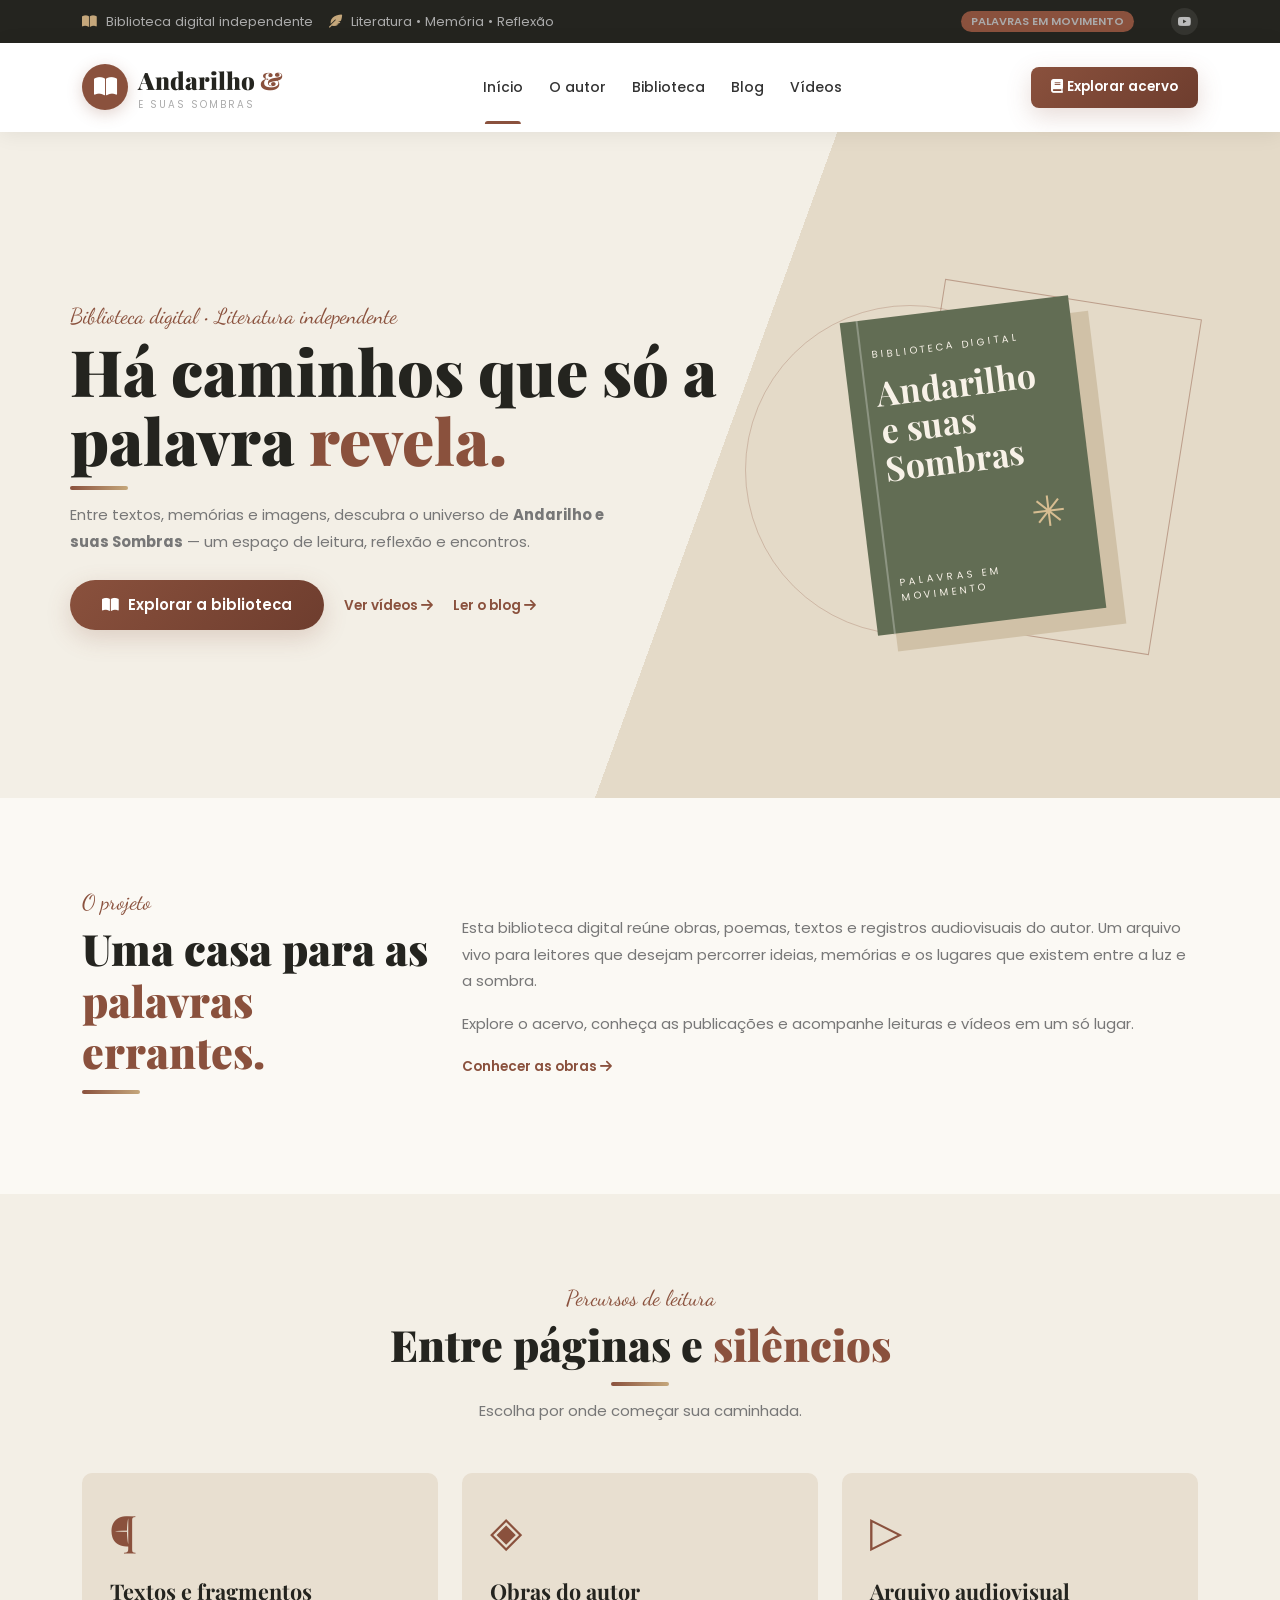
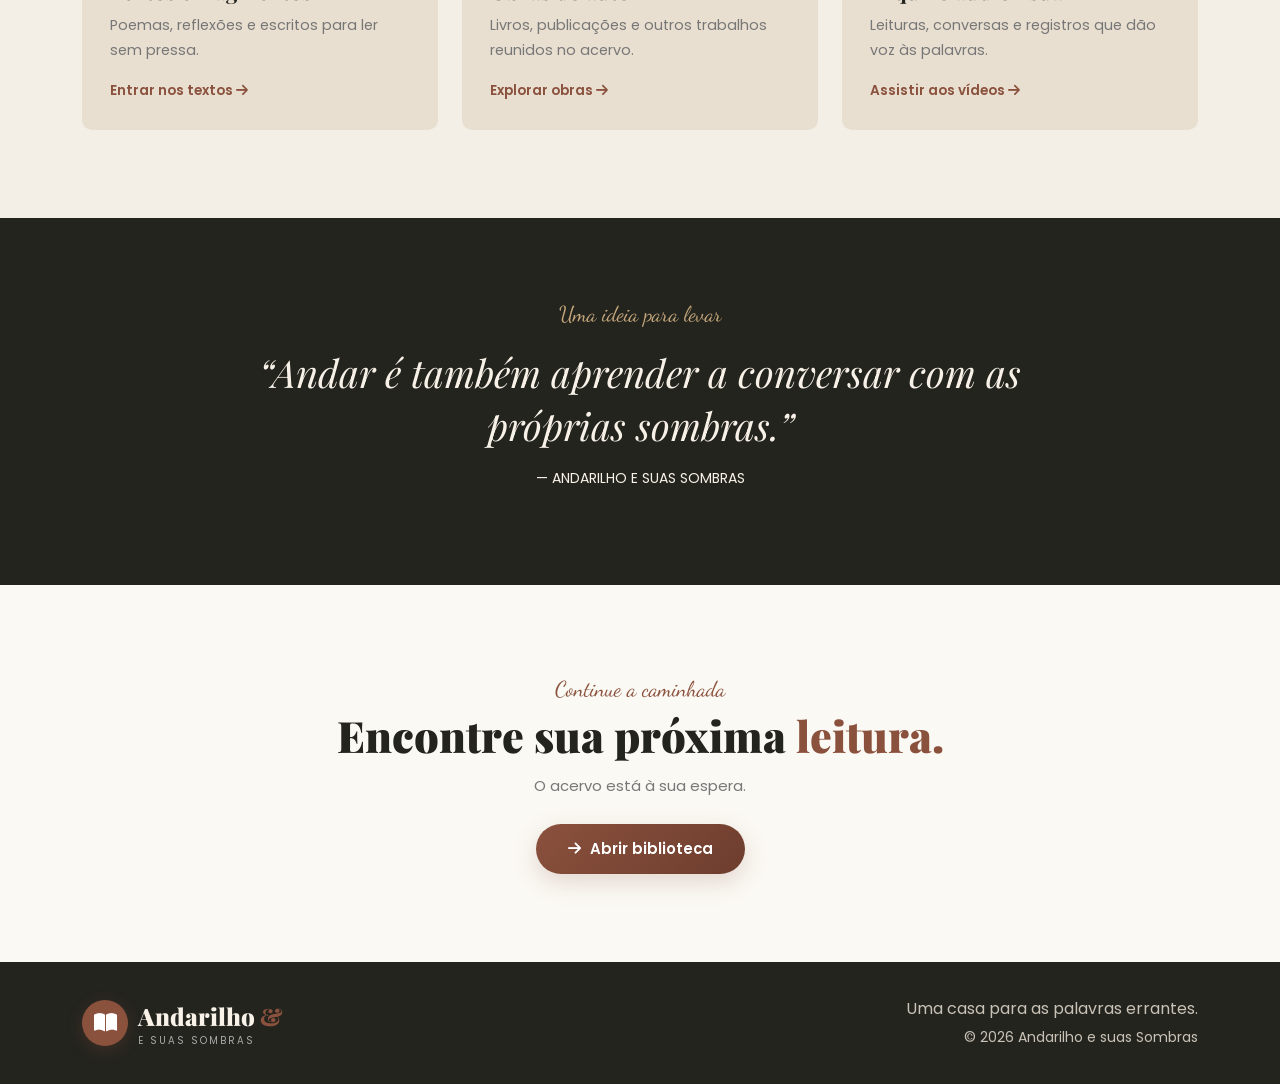
<file: index.html>
<!DOCTYPE html>
<html lang="pt-BR"><head><meta charset="UTF-8"><meta name="viewport" content="width=device-width, initial-scale=1">
<meta name="description" content="Biblioteca digital de Andarilho e suas Sombras: obras, textos e vídeos.">
<title>Início | Andarilho e suas Sombras</title>
<link href="https://fonts.googleapis.com/css2?family=Playfair+Display:wght@400;700;900&family=Poppins:wght@300;400;500;600;700&family=Dancing+Script:wght@700&display=swap" rel="stylesheet">
<link href="css/bootstrap.min.css" rel="stylesheet"><link href="css/aos.css" rel="stylesheet"><link rel="stylesheet" href="css/all.min.css"><link rel="stylesheet" href="css/style.css"><link rel="stylesheet" href="css/library.css">
</head><body>
<div id="topbar"><div class="container"><div class="d-flex justify-content-between align-items-center flex-wrap gap-2">
<div class="top-contact d-flex flex-wrap"><span><i class="fas fa-book-open"></i> Biblioteca digital independente</span><span><i class="fas fa-feather-alt"></i> Literatura • Memória • Reflexão</span></div>
<div class="d-flex align-items-center gap-3"><span class="ttag">Palavras em movimento</span><div class="tsoc"><a href="videos.html" aria-label="Vídeos"><i class="fab fa-youtube"></i></a></div></div>
</div></div></div>
<nav class="navbar navbar-expand-lg" id="nav"><div class="container">
<a class="navbar-brand" href="index.html"><div class="blogo"><div class="bico"><i class="fas fa-book-open"></i></div><div><div class="bname">Andarilho <span>&</span></div><div class="bsub">e suas sombras</div></div></div></a>
<button class="navbar-toggler border-0" type="button" data-bs-toggle="collapse" data-bs-target="#navmenu" aria-label="Abrir menu"><i class="fas fa-bars" style="color:var(--primary);font-size:1.35rem;"></i></button>
<div class="collapse navbar-collapse" id="navmenu"><ul class="navbar-nav mx-auto">
<li class="nav-item"><a class="nav-link active" href="index.html">Início</a></li><li class="nav-item"><a class="nav-link" href="index.html#sobre">O autor</a></li><li class="nav-item"><a class="nav-link " href="obras.html">Biblioteca</a></li><li class="nav-item"><a class="nav-link" href="blog.html">Blog</a></li><li class="nav-item"><a class="nav-link " href="videos.html">Vídeos</a></li>
</ul><div class="d-flex align-items-center gap-1"><a href="obras.html" class="nav-link nav-cta"><i class="fas fa-book me-1"></i>Explorar acervo</a></div></div>
</div></nav><main>
<section id="hero"><div class="container"><div class="row align-items-center gy-4"><div class="col-lg-7 hero-copy" data-aos="fade-up"><span class="slbl">Biblioteca digital • Literatura independente</span><h1 class="stitle">Há caminhos que só a palavra <span>revela.</span></h1><div class="sline lft"></div><p class="sdesc mb-4">Entre textos, memórias e imagens, descubra o universo de <strong>Andarilho e suas Sombras</strong> — um espaço de leitura, reflexão e encontros.</p><a class="btn-red" href="obras.html"><i class="fas fa-book-open"></i> Explorar a biblioteca</a> <a class="text-arrow ms-3" href="videos.html">Ver vídeos <i class="fas fa-arrow-right"></i></a> <a class="text-arrow ms-3" href="blog.html">Ler o blog <i class="fas fa-arrow-right"></i></a></div><div class="col-lg-5 literary-art" data-aos="fade-left"><div class="book-orbit"></div><div class="book-shadow"></div><div class="book-shape"><span class="cover-small">BIBLIOTECA DIGITAL</span><div class="cover-title">Andarilho<br>e suas<br>Sombras</div><div class="cover-mark">✳</div><span class="cover-small">PALAVRAS EM MOVIMENTO</span></div></div></div></div></section>
<section id="sobre"><div class="container"><div class="row align-items-center gy-4"><div class="col-lg-4"><span class="slbl">O projeto</span><h2 class="stitle">Uma casa para as <span>palavras errantes.</span></h2><div class="sline lft"></div></div><div class="col-lg-8"><p class="sdesc">Esta biblioteca digital reúne obras, poemas, textos e registros audiovisuais do autor. Um arquivo vivo para leitores que desejam percorrer ideias, memórias e os lugares que existem entre a luz e a sombra.</p><p class="sdesc">Explore o acervo, conheça as publicações e acompanhe leituras e vídeos em um só lugar.</p><a href="obras.html" class="text-arrow">Conhecer as obras <i class="fas fa-arrow-right"></i></a></div></div></div></section>
<section style="background:#f3efe6"><div class="container"><div class="text-center mb-5"><span class="slbl">Percursos de leitura</span><h2 class="stitle">Entre páginas e <span>silêncios</span></h2><div class="sline"></div><p class="sdesc">Escolha por onde começar sua caminhada.</p></div><div class="row g-4"><div class="col-md-4"><article class="feature-tile"><div class="tile-icon">¶</div><h3>Textos e fragmentos</h3><p>Poemas, reflexões e escritos para ler sem pressa.</p><a class="text-arrow" href="obras.html#textos">Entrar nos textos <i class="fas fa-arrow-right"></i></a></article></div><div class="col-md-4"><article class="feature-tile"><div class="tile-icon">◈</div><h3>Obras do autor</h3><p>Livros, publicações e outros trabalhos reunidos no acervo.</p><a class="text-arrow" href="obras.html#obras">Explorar obras <i class="fas fa-arrow-right"></i></a></article></div><div class="col-md-4"><article class="feature-tile"><div class="tile-icon">▷</div><h3>Arquivo audiovisual</h3><p>Leituras, conversas e registros que dão voz às palavras.</p><a class="text-arrow" href="videos.html">Assistir aos vídeos <i class="fas fa-arrow-right"></i></a></article></div></div></div></section>
<section class="quote-section"><div class="container"><span class="slbl">Uma ideia para levar</span><blockquote>“Andar é também aprender a conversar com as próprias sombras.”</blockquote><p class="small">— ANDARILHO E SUAS SOMBRAS</p></div></section>
<section><div class="container text-center"><span class="slbl">Continue a caminhada</span><h2 class="stitle">Encontre sua próxima <span>leitura.</span></h2><p class="sdesc mb-4">O acervo está à sua espera.</p><a href="obras.html" class="btn-red"><i class="fas fa-arrow-right"></i> Abrir biblioteca</a></div></section>
</main><footer><div class="container"><div class="row align-items-center gy-3"><div class="col-md-6"><div class="blogo"><div class="bico"><i class="fas fa-book-open"></i></div><div><div class="bname">Andarilho <span>&</span></div><div class="bsub">e suas sombras</div></div></div></div><div class="col-md-6 text-md-end"><p class="mb-1">Uma casa para as palavras errantes.</p><small>© <span class="year"></span> Andarilho e suas Sombras</small></div></div></div></footer>
<script src="js/bootstrap.bundle.min.js"></script><script src="js/aos.js"></script><script>if(window.AOS)AOS.init({duration:700,once:true});document.querySelectorAll('.year').forEach(e=>e.textContent=new Date().getFullYear());</script>
</body></html>
</file>
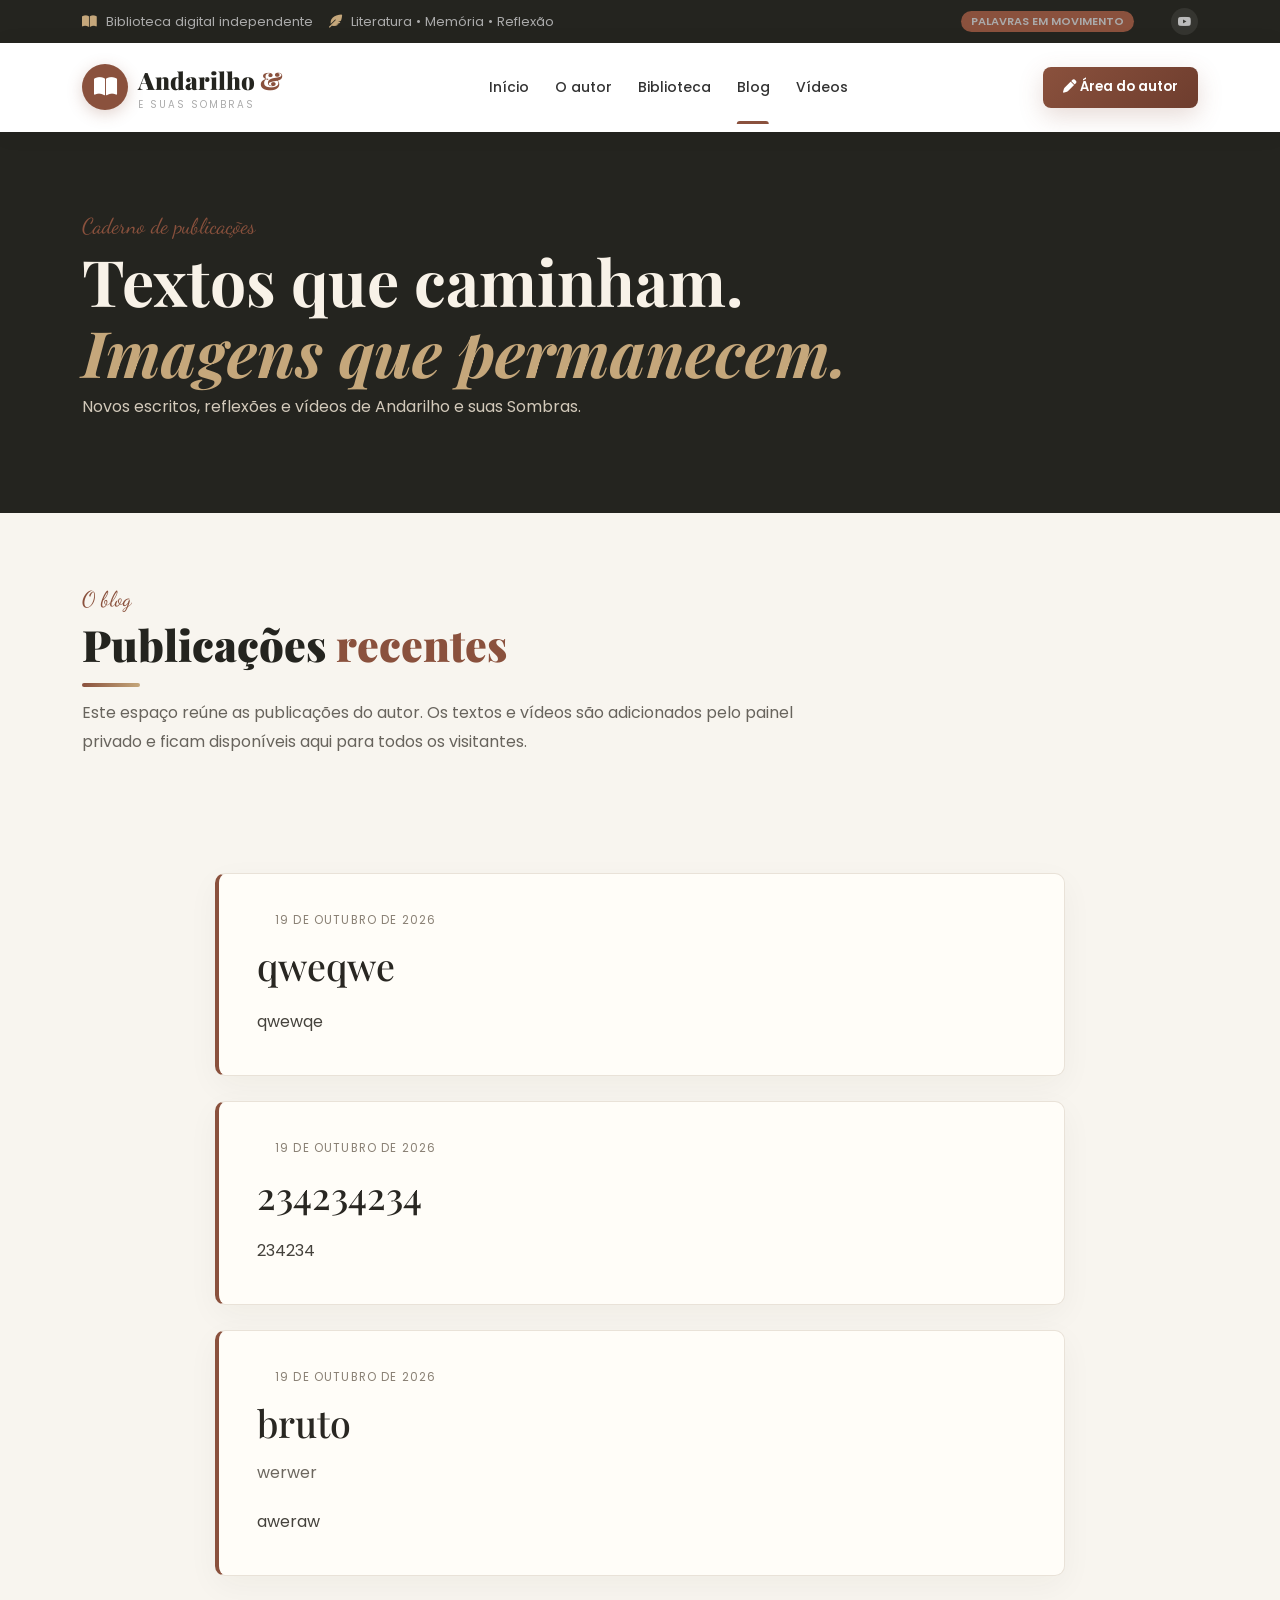
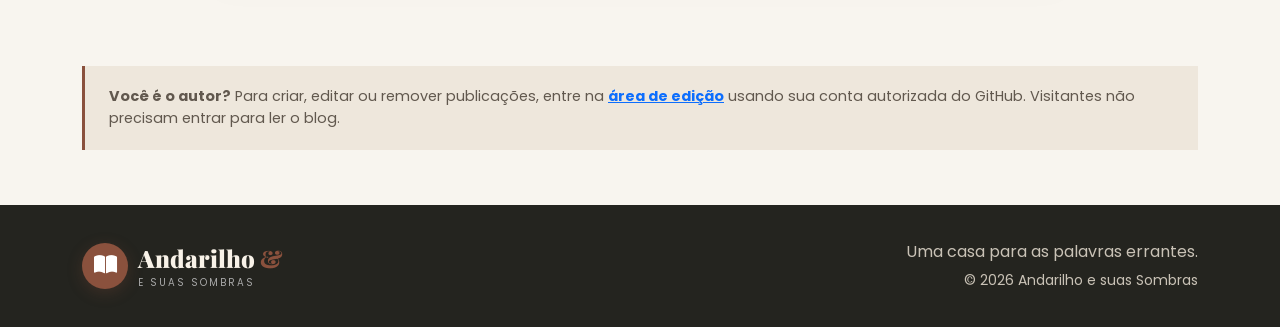
<file: blog.html>
<!DOCTYPE html>
<html lang="pt-BR"><head><meta charset="UTF-8"><meta name="viewport" content="width=device-width, initial-scale=1">
<meta name="description" content="Textos e vídeos publicados por Andarilho e suas Sombras.">
<title>Blog | Andarilho e suas Sombras</title>
<link href="https://fonts.googleapis.com/css2?family=Playfair+Display:wght@400;700;900&family=Poppins:wght@300;400;500;600;700&family=Dancing+Script:wght@700&display=swap" rel="stylesheet">
<link href="css/bootstrap.min.css" rel="stylesheet"><link href="css/aos.css" rel="stylesheet"><link rel="stylesheet" href="css/all.min.css"><link rel="stylesheet" href="css/style.css"><link rel="stylesheet" href="css/library.css"><link rel="stylesheet" href="css/blog.css">
</head><body data-blog-mode="reflexoes"> <!-- ISSO FAZ APARECER OS POSTS DE REFLEXOES. -->
<div id="topbar"><div class="container"><div class="d-flex justify-content-between align-items-center flex-wrap gap-2"><div class="top-contact d-flex flex-wrap"><span><i class="fas fa-book-open"></i> Biblioteca digital independente</span><span><i class="fas fa-feather-alt"></i> Literatura • Memória • Reflexão</span></div><div class="d-flex align-items-center gap-3"><span class="ttag">Palavras em movimento</span><div class="tsoc"><a href="videos.html" aria-label="Vídeos"><i class="fab fa-youtube"></i></a></div></div></div></div></div>
<nav class="navbar navbar-expand-lg" id="nav"><div class="container"><a class="navbar-brand" href="index.html"><div class="blogo"><div class="bico"><i class="fas fa-book-open"></i></div><div><div class="bname">Andarilho <span>&</span></div><div class="bsub">e suas sombras</div></div></div></a><button class="navbar-toggler border-0" type="button" data-bs-toggle="collapse" data-bs-target="#navmenu" aria-label="Abrir menu"><i class="fas fa-bars" style="color:var(--primary);font-size:1.35rem;"></i></button><div class="collapse navbar-collapse" id="navmenu"><ul class="navbar-nav mx-auto"><li class="nav-item"><a class="nav-link" href="index.html">Início</a></li><li class="nav-item"><a class="nav-link" href="index.html#sobre">O autor</a></li><li class="nav-item"><a class="nav-link" href="obras.html">Biblioteca</a></li><li class="nav-item"><a class="nav-link active" href="blog.html">Blog</a></li><li class="nav-item"><a class="nav-link" href="videos.html">Vídeos</a></li></ul><div class="d-flex align-items-center gap-1"><a href="https://app.pagescms.org/" class="nav-link nav-cta" target="_blank" rel="noopener"><i class="fas fa-pen me-1"></i>Área do autor</a></div></div></div></nav>
<main><section class="page-banner"><div class="container"><span class="slbl">Caderno de publicações</span><h1>Textos que caminham.<br><span>Imagens que permanecem.</span></h1><p>Novos escritos, reflexões e vídeos de Andarilho e suas Sombras.</p></div></section>

  <section class="blog-intro"><div class="container"><span class="slbl">O blog</span><h2 class="stitle">Publicações <span>recentes</span></h2><div class="sline lft"></div><p class="blog-lead">Este espaço reúne as publicações do autor. Os textos e vídeos são adicionados pelo painel privado e ficam disponíveis aqui para todos os visitantes.</p></div></section>
<!-- ISSO FAZ OS POSTS APARECEREM. -->
  <section class="blog-feed"><div class="container"><div class="blog-feed-grid" data-blog-feed><div class="blog-empty">Carregando publicações…</div></div></div></section>

  <section class="blog-page-footer"><div class="container"><div class="blog-admin-note"><strong>Você é o autor?</strong> Para criar, editar ou remover publicações, entre na <a href="https://app.pagescms.org/" target="_blank" rel="noopener">área de edição</a> usando sua conta autorizada do GitHub. Visitantes não precisam entrar para ler o blog.</div></div></section></main>
<footer><div class="container"><div class="row align-items-center gy-3"><div class="col-md-6"><div class="blogo"><div class="bico"><i class="fas fa-book-open"></i></div><div><div class="bname">Andarilho <span>&</span></div><div class="bsub">e suas sombras</div></div></div></div><div class="col-md-6 text-md-end"><p class="mb-1">Uma casa para as palavras errantes.</p><small>© <span class="year"></span> Andarilho e suas Sombras</small></div></div></div></footer>
<script src="js/bootstrap.bundle.min.js"></script><script src="js/aos.js"></script><script>if(window.AOS)AOS.init({duration:700,once:true});document.querySelectorAll('.year').forEach(e=>e.textContent=new Date().getFullYear());</script><script src="js/blog.js"></script>
</body></html>
</file>
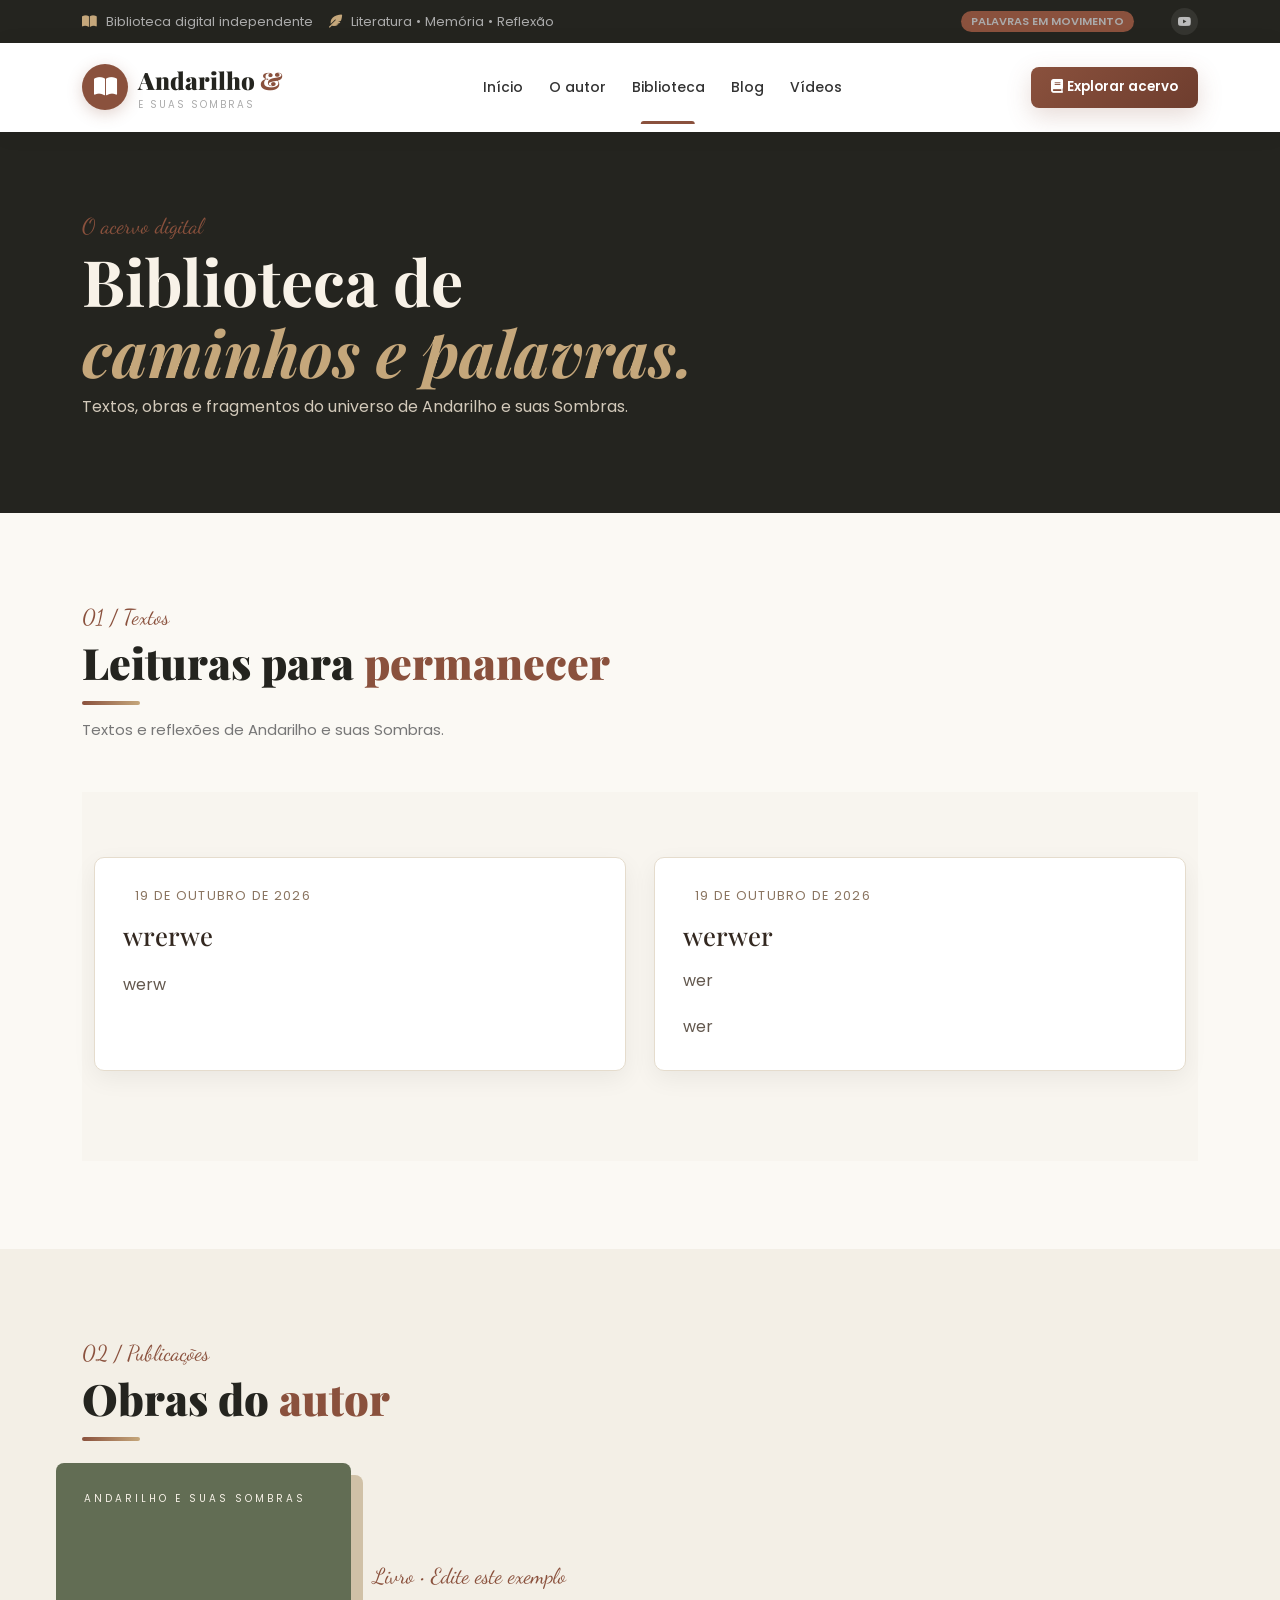
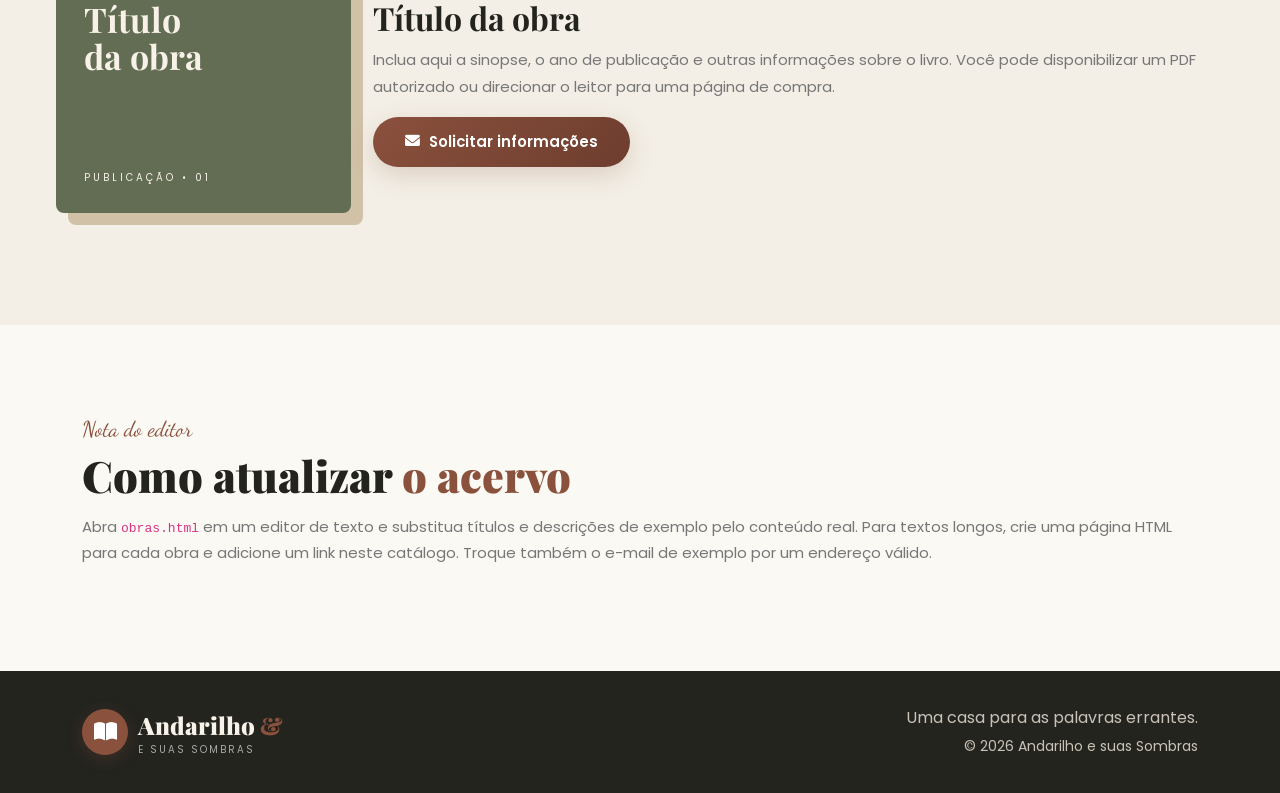
<file: obras.html>
<!DOCTYPE html>
<html lang="pt-BR"><head><meta charset="UTF-8"><meta name="viewport" content="width=device-width, initial-scale=1">
<meta name="description" content="Biblioteca digital de Andarilho e suas Sombras: obras, textos e vídeos.">
<title>Biblioteca | Andarilho e suas Sombras</title>
<link href="https://fonts.googleapis.com/css2?family=Playfair+Display:wght@400;700;900&family=Poppins:wght@300;400;500;600;700&family=Dancing+Script:wght@700&display=swap" rel="stylesheet">
<link rel="stylesheet" href="css/blog.css"><link href="css/bootstrap.min.css" rel="stylesheet"><link href="css/aos.css" rel="stylesheet"><link rel="stylesheet" href="css/all.min.css"><link rel="stylesheet" href="css/style.css"><link rel="stylesheet" href="css/library.css">
</head><body data-blog-mode="diario"> <!-- ISSO FAZ APARECER SO OS POSTS COM A TAG DIARIO. -->
<div id="topbar"><div class="container"><div class="d-flex justify-content-between align-items-center flex-wrap gap-2">
<div class="top-contact d-flex flex-wrap"><span><i class="fas fa-book-open"></i> Biblioteca digital independente</span><span><i class="fas fa-feather-alt"></i> Literatura • Memória • Reflexão</span></div>
<div class="d-flex align-items-center gap-3"><span class="ttag">Palavras em movimento</span><div class="tsoc"><a href="videos.html" aria-label="Vídeos"><i class="fab fa-youtube"></i></a></div></div>
</div></div></div>
<nav class="navbar navbar-expand-lg" id="nav"><div class="container">
<a class="navbar-brand" href="index.html"><div class="blogo"><div class="bico"><i class="fas fa-book-open"></i></div><div><div class="bname">Andarilho <span>&</span></div><div class="bsub">e suas sombras</div></div></div></a>
<button class="navbar-toggler border-0" type="button" data-bs-toggle="collapse" data-bs-target="#navmenu" aria-label="Abrir menu"><i class="fas fa-bars" style="color:var(--primary);font-size:1.35rem;"></i></button>
<div class="collapse navbar-collapse" id="navmenu"><ul class="navbar-nav mx-auto">
<li class="nav-item"><a class="nav-link " href="index.html">Início</a></li><li class="nav-item"><a class="nav-link" href="index.html#sobre">O autor</a></li><li class="nav-item"><a class="nav-link active" href="obras.html">Biblioteca</a></li><li class="nav-item"><a class="nav-link" href="blog.html">Blog</a></li><li class="nav-item"><a class="nav-link " href="videos.html">Vídeos</a></li>
</ul><div class="d-flex align-items-center gap-1"><a href="obras.html" class="nav-link nav-cta"><i class="fas fa-book me-1"></i>Explorar acervo</a></div></div>
</div></nav><main><section class="page-banner"><div class="container"><span class="slbl">O acervo digital</span><h1>Biblioteca de<br><span>caminhos e palavras.</span></h1><p>Textos, obras e fragmentos do universo de Andarilho e suas Sombras.</p></div></section>
<section id="textos">
    <div class="container">
        <div class="mb-5">
            <span class="slbl">01 / Textos</span>
            <h2 class="stitle">Leituras para <span>permanecer</span></h2>
            <div class="sline lft"></div>
            <p class="sdesc">
                Textos e reflexões de Andarilho e suas Sombras.
            </p>
        </div>
<!-- ISSO FAZ OS POSTS APARECEREM. -->
    <div class="blog-feed">
        <div class="container">
            <div class="blog-feed-grid" data-blog-feed>
                <div class="blog-empty">Carregando publicações...</div>
                            </div>
        </div>
    </div>
</section>
<section id="obras" style="background:#f3efe6"><div class="container"><div class="mb-5"><span class="slbl">02 / Publicações</span><h2 class="stitle">Obras do <span>autor</span></h2><div class="sline lft"></div></div><div class="row align-items-center g-5"><div class="col-md-4 col-lg-3"><div class="work-cover" style="height:350px;border-radius:8px;padding:28px;box-shadow:12px 12px 0 #d0c1a7"><span>ANDARILHO E SUAS SOMBRAS</span><strong style="font-size:34px">Título<br>da obra</strong><span>PUBLICAÇÃO • 01</span></div></div><div class="col-md-8 col-lg-9"><span class="slbl">Livro • Edite este exemplo</span><h3 style="font:700 2rem 'Playfair Display',serif">Título da obra</h3><p class="sdesc">Inclua aqui a sinopse, o ano de publicação e outras informações sobre o livro. Você pode disponibilizar um PDF autorizado ou direcionar o leitor para uma página de compra.</p><a class="btn-red" href="mailto:contato@exemplo.com?subject=Informações%20sobre%20a%20obra"><i class="fas fa-envelope"></i> Solicitar informações</a></div></div></div></section>
<section id="como-editar"><div class="container"><span class="slbl">Nota do editor</span><h2 class="stitle">Como atualizar <span>o acervo</span></h2><p class="sdesc">Abra <code>obras.html</code> em um editor de texto e substitua títulos e descrições de exemplo pelo conteúdo real. Para textos longos, crie uma página HTML para cada obra e adicione um link neste catálogo. Troque também o e-mail de exemplo por um endereço válido.</p></div></section></main><footer><div class="container"><div class="row align-items-center gy-3"><div class="col-md-6"><div class="blogo"><div class="bico"><i class="fas fa-book-open"></i></div><div><div class="bname">Andarilho <span>&</span></div><div class="bsub">e suas sombras</div></div></div></div><div class="col-md-6 text-md-end"><p class="mb-1">Uma casa para as palavras errantes.</p><small>© <span class="year"></span> Andarilho e suas Sombras</small></div></div></div></footer>
  <script src="./js/blog.js"></script><script src="js/bootstrap.bundle.min.js"></script><script src="js/aos.js"></script><script>if(window.AOS)AOS.init({duration:700,once:true});document.querySelectorAll('.year').forEach(e=>e.textContent=new Date().getFullYear());</script>
</body></html>
</file>
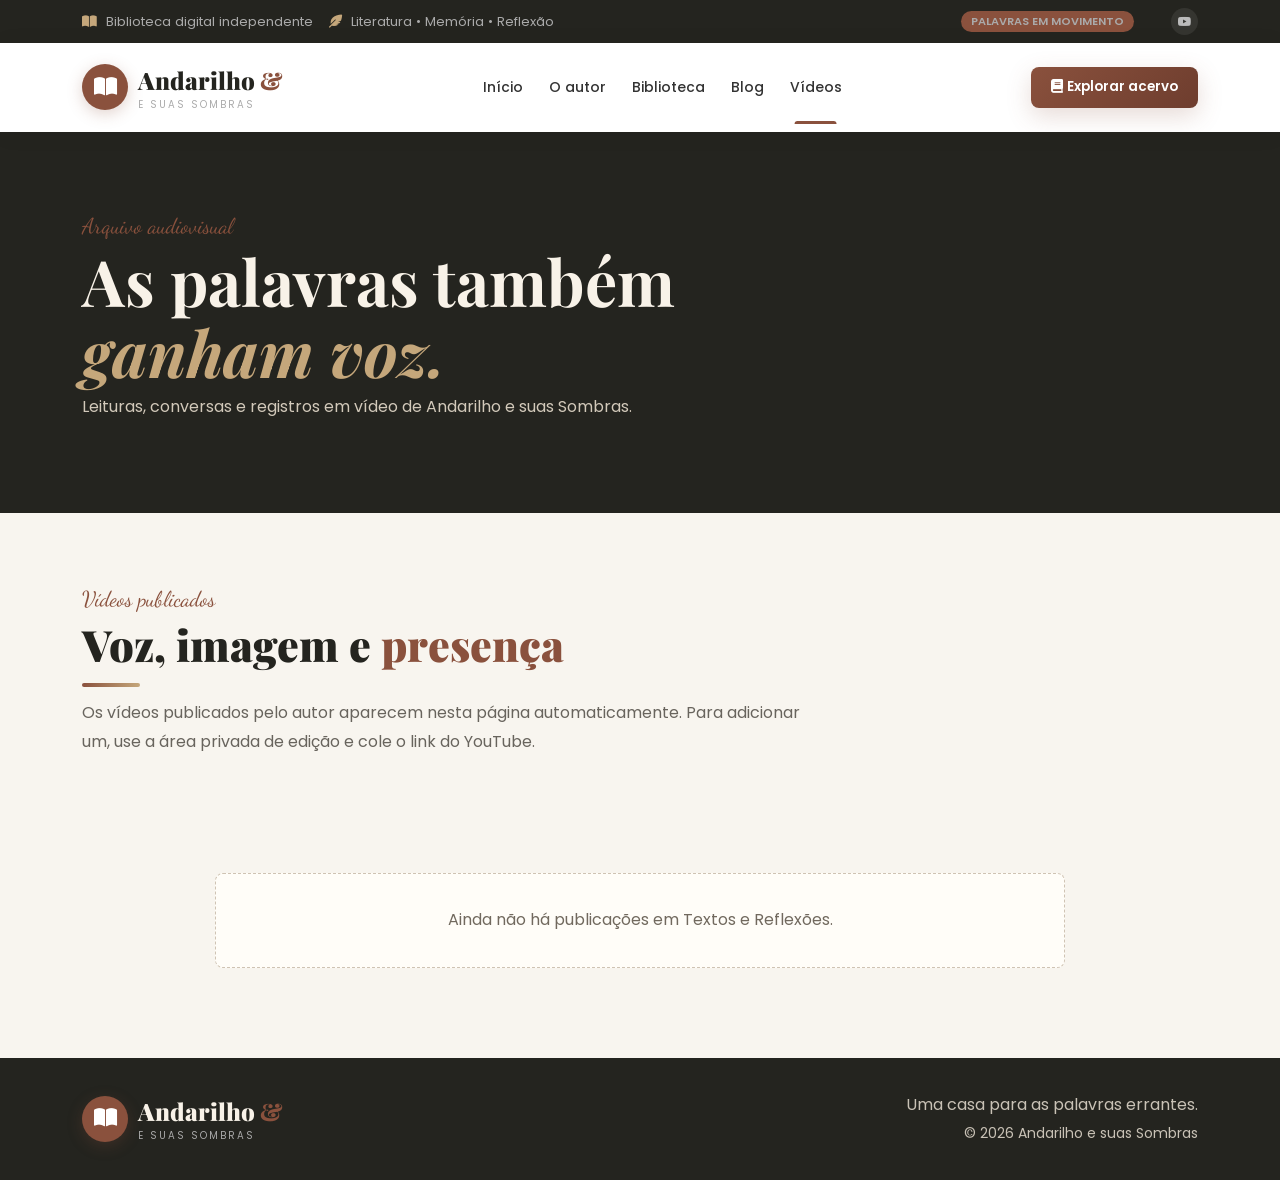
<file: videos.html>
<!DOCTYPE html>
<html lang="pt-BR"><head><meta charset="UTF-8"><meta name="viewport" content="width=device-width, initial-scale=1">
<meta name="description" content="Biblioteca digital de Andarilho e suas Sombras: obras, textos e vídeos.">
<title>Vídeos | Andarilho e suas Sombras</title>
<link href="https://fonts.googleapis.com/css2?family=Playfair+Display:wght@400;700;900&family=Poppins:wght@300;400;500;600;700&family=Dancing+Script:wght@700&display=swap" rel="stylesheet">
<link href="css/bootstrap.min.css" rel="stylesheet"><link href="css/aos.css" rel="stylesheet"><link rel="stylesheet" href="css/all.min.css"><link rel="stylesheet" href="css/style.css"><link rel="stylesheet" href="css/library.css"><link rel="stylesheet" href="css/blog.css">
</head><body data-blog-mode="videos">
<div id="topbar"><div class="container"><div class="d-flex justify-content-between align-items-center flex-wrap gap-2">
<div class="top-contact d-flex flex-wrap"><span><i class="fas fa-book-open"></i> Biblioteca digital independente</span><span><i class="fas fa-feather-alt"></i> Literatura • Memória • Reflexão</span></div>
<div class="d-flex align-items-center gap-3"><span class="ttag">Palavras em movimento</span><div class="tsoc"><a href="videos.html" aria-label="Vídeos"><i class="fab fa-youtube"></i></a></div></div>
</div></div></div>
<nav class="navbar navbar-expand-lg" id="nav"><div class="container">
<a class="navbar-brand" href="index.html"><div class="blogo"><div class="bico"><i class="fas fa-book-open"></i></div><div><div class="bname">Andarilho <span>&</span></div><div class="bsub">e suas sombras</div></div></div></a>
<button class="navbar-toggler border-0" type="button" data-bs-toggle="collapse" data-bs-target="#navmenu" aria-label="Abrir menu"><i class="fas fa-bars" style="color:var(--primary);font-size:1.35rem;"></i></button>
<div class="collapse navbar-collapse" id="navmenu"><ul class="navbar-nav mx-auto">
<li class="nav-item"><a class="nav-link " href="index.html">Início</a></li><li class="nav-item"><a class="nav-link" href="index.html#sobre">O autor</a></li><li class="nav-item"><a class="nav-link " href="obras.html">Biblioteca</a></li><li class="nav-item"><a class="nav-link" href="blog.html">Blog</a></li><li class="nav-item"><a class="nav-link active" href="videos.html">Vídeos</a></li>
</ul><div class="d-flex align-items-center gap-1"><a href="obras.html" class="nav-link nav-cta"><i class="fas fa-book me-1"></i>Explorar acervo</a></div></div>
</div></nav><main><section class="page-banner"><div class="container"><span class="slbl">Arquivo audiovisual</span><h1>As palavras também<br><span>ganham voz.</span></h1><p>Leituras, conversas e registros em vídeo de Andarilho e suas Sombras.</p></div></section><section class="blog-intro"><div class="container"><span class="slbl">Vídeos publicados</span><h2 class="stitle">Voz, imagem e <span>presença</span></h2><div class="sline lft"></div><p class="blog-lead">Os vídeos publicados pelo autor aparecem nesta página automaticamente. Para adicionar um, use a área privada de edição e cole o link do YouTube.</p></div></section><section class="blog-feed"><div class="container"><div class="blog-feed-grid" data-blog-feed><div class="blog-empty">Carregando vídeos…</div></div></div></section></main><footer><div class="container"><div class="row align-items-center gy-3"><div class="col-md-6"><div class="blogo"><div class="bico"><i class="fas fa-book-open"></i></div><div><div class="bname">Andarilho <span>&</span></div><div class="bsub">e suas sombras</div></div></div></div><div class="col-md-6 text-md-end"><p class="mb-1">Uma casa para as palavras errantes.</p><small>© <span class="year"></span> Andarilho e suas Sombras</small></div></div></div></footer>
<script src="js/bootstrap.bundle.min.js"></script><script src="js/aos.js"></script><script>if(window.AOS)AOS.init({duration:700,once:true});document.querySelectorAll('.year').forEach(e=>e.textContent=new Date().getFullYear());</script>
<script src="js/blog.js"></script></body></html>
</file>
<file: css/style.css>
:root {
  --primary: #e8281a;
  --secondary: #f6a623;
  --dark: #1a1a1a;
  --green: #2d6a4f;
  --cream: #fff8f0;
  --cream2: #fef0dc;
  --light: #f9f5f0;
  --shadow: 0 8px 40px rgba(0, 0, 0, 0.1);
  --shadow-lg: 0 20px 60px rgba(0, 0, 0, 0.18);
}
* {
  margin: 0;
  padding: 0;
  box-sizing: border-box;
}
html {
  scroll-behavior: smooth;
}
body {
  font-family: "Poppins", sans-serif;
  color: #444;
  background: #fff;
  overflow-x: hidden;
}
h1,
h2,
h3,
h4,
h5 {
  font-family: "Playfair Display", serif;
  color: var(--dark);
}
a {
  text-decoration: none;
  transition: all 0.3s;
}
img {
  max-width: 100%;
}
::-webkit-scrollbar {
  width: 5px;
}
::-webkit-scrollbar-thumb {
  background: var(--primary);
  border-radius: 10px;
}

/* ===================== TOP BAR ===================== */
#topbar {
  background: #111;
  padding: 8px 0;
  font-size: 0.82rem;
}
#topbar span {
  color: #aaa;
  margin-right: 16px;
}
#topbar span i {
  color: var(--secondary);
  margin-right: 5px;
}
#topbar .tsoc a {
  width: 27px;
  height: 27px;
  border-radius: 50%;
  background: rgba(255, 255, 255, 0.08);
  display: inline-flex;
  align-items: center;
  justify-content: center;
  color: #bbb;
  font-size: 0.75rem;
  margin-left: 5px;
  transition: 0.3s;
}
#topbar .tsoc a:hover {
  background: var(--primary);
  color: #fff;
}
.ttag {
  background: var(--primary);
  color: #fff;
  padding: 2px 10px;
  border-radius: 20px;
  font-size: 0.7rem;
  font-weight: 600;
  text-transform: uppercase;
}

/* ===================== NAVBAR ===================== */
#nav {
  background: #fff;
  position: sticky;
  top: 0;
  z-index: 990;
  box-shadow: 0 2px 20px rgba(0, 0, 0, 0.07);
  transition: 0.4s;
}
#nav.scrolled {
  box-shadow: 0 4px 30px rgba(0, 0, 0, 0.14);
}
.blogo {
  display: flex;
  align-items: center;
  gap: 10px;
}
.bico {
  width: 46px;
  height: 46px;
  border-radius: 50%;
  background: linear-gradient(135deg, var(--primary), var(--secondary));
  display: flex;
  align-items: center;
  justify-content: center;
  font-size: 1.3rem;
  color: #fff;
  box-shadow: 0 4px 15px rgba(232, 40, 26, 0.35);
}
.bname {
  font-family: "Playfair Display", serif;
  font-size: 1.5rem;
  font-weight: 900;
  color: var(--dark);
}
.bname span {
  color: var(--primary);
}
.bsub {
  font-size: 0.62rem;
  text-transform: uppercase;
  letter-spacing: 2px;
  color: #aaa;
}
.navbar-nav .nav-link {
  font-size: 0.87rem;
  font-weight: 500;
  color: #333 !important;
  padding: 26px 13px !important;
  position: relative;
}
.navbar-nav .nav-link::after {
  content: "";
  position: absolute;
  bottom: 0;
  left: 50%;
  transform: translateX(-50%);
  width: 0;
  height: 3px;
  background: var(--primary);
  border-radius: 3px 3px 0 0;
  transition: 0.3s;
}
.navbar-nav .nav-link:hover::after,
.navbar-nav .nav-link.active::after {
  width: 55%;
}
.navbar-nav .nav-link:hover {
  color: var(--primary) !important;
}
/* FIX 1 â€” Search btn in navbar */
#navSearchBtn {
  background: none;
  border: none;
  cursor: pointer;
  color: #555;
  font-size: 1rem;
  padding: 8px 10px;
  border-radius: 8px;
  transition: 0.3s;
}
#navSearchBtn:hover {
  background: rgba(232, 40, 26, 0.08);
  color: var(--primary);
}
.nav-cta {
  background: linear-gradient(135deg, var(--primary), #c01e12);
  color: #fff !important;
  border-radius: 8px;
  padding: 10px 20px !important;
  font-size: 0.84rem !important;
  font-weight: 600 !important;
  box-shadow: 0 4px 15px rgba(232, 40, 26, 0.3);
  margin-left: 6px;
}
.nav-cta::after {
  display: none !important;
}
.nav-cta:hover {
  transform: translateY(-2px);
  box-shadow: 0 8px 22px rgba(232, 40, 26, 0.4);
}

/* ===================== SECTION COMMONS ===================== */
section {
  padding: 88px 0;
}
.slbl {
  font-family: "Dancing Script", cursive;
  font-size: 1.35rem;
  color: var(--primary);
  display: block;
  margin-bottom: 4px;
}
.stitle {
  font-size: clamp(1.9rem, 4vw, 2.7rem);
  font-weight: 900;
  line-height: 1.2;
  margin-bottom: 12px;
}
.stitle span {
  color: var(--primary);
}
.sline {
  width: 58px;
  height: 4px;
  border-radius: 4px;
  background: linear-gradient(90deg, var(--primary), var(--secondary));
  margin: 0 auto 12px;
}
.sline.lft {
  margin-left: 0;
}
.sdesc {
  color: #777;
  font-size: 0.93rem;
  line-height: 1.8;
}
.btn-red {
  background: linear-gradient(135deg, var(--primary), #c01e12);
  color: #fff;
  border: none;
  border-radius: 50px;
  padding: 14px 32px;
  font-weight: 600;
  font-size: 0.93rem;
  box-shadow: 0 8px 24px rgba(232, 40, 26, 0.35);
  transition: 0.3s;
  display: inline-flex;
  align-items: center;
  gap: 9px;
  cursor: pointer;
  font-family: "Poppins", sans-serif;
}
.btn-red:hover {
  transform: translateY(-3px);
  box-shadow: 0 14px 34px rgba(232, 40, 26, 0.45);
  color: #fff;
}

/* ===================== HERO ===================== */
#hero {
  background: var(--cream);
  min-height: 92vh;
  display: flex;
  align-items: center;
  position: relative;
  overflow: hidden;
}
.hbgtxt {
  position: absolute;
  top: 50%;
  left: 50%;
  transform: translate(-50%, -50%);
  font-size: 22vw;
  font-weight: 900;
  font-family: "Playfair Display", serif;
  color: rgba(0, 0, 0, 0.04);
  pointer-events: none;
  white-space: nowrap;
}
.hs {
  position: absolute;
  border-radius: 50%;
}
.hs1 {
  width: 480px;
  height: 480px;
  background: radial-gradient(circle, rgba(232, 40, 26, 0.07), transparent 70%);
  top: -90px;
  right: -80px;
  animation: fsh 8s ease-in-out infinite;
}
.hs2 {
  width: 280px;
  height: 280px;
  background: radial-gradient(
    circle,
    rgba(246, 166, 35, 0.09),
    transparent 70%
  );
  bottom: -50px;
  left: 8%;
  animation: fsh 10s ease-in-out infinite reverse;
}
@keyframes fsh {
  0%,
  100% {
    transform: translateY(0);
  }
  50% {
    transform: translateY(-28px);
  }
}
.hbadge {
  display: inline-flex;
  align-items: center;
  gap: 8px;
  background: #fff;
  border-radius: 30px;
  padding: 6px 16px 6px 6px;
  box-shadow: 0 4px 20px rgba(0, 0, 0, 0.1);
  margin-bottom: 22px;
}
.hbadge .hbi {
  width: 30px;
  height: 30px;
  border-radius: 50%;
  background: linear-gradient(135deg, var(--primary), var(--secondary));
  display: flex;
  align-items: center;
  justify-content: center;
  color: #fff;
  font-size: 0.78rem;
}
.hbadge span {
  font-size: 0.76rem;
  font-weight: 600;
  color: var(--dark);
}
.htitle {
  font-size: clamp(2.7rem, 6vw, 4.8rem);
  font-weight: 900;
  line-height: 1.1;
  margin-bottom: 18px;
}
.htitle .hl {
  color: var(--primary);
  position: relative;
  display: inline-block;
}
.htitle .hl::before {
  content: "";
  position: absolute;
  bottom: 2px;
  left: 0;
  right: 0;
  height: 7px;
  background: rgba(232, 40, 26, 0.14);
  border-radius: 4px;
  z-index: -1;
}
.hdesc {
  font-size: 1rem;
  color: #666;
  line-height: 1.8;
  max-width: 470px;
  margin-bottom: 30px;
}
/* FIX 2 â€” Video play button */
.btn-play {
  display: inline-flex;
  align-items: center;
  gap: 12px;
  color: var(--dark);
  font-weight: 600;
  font-size: 0.9rem;
  padding: 10px 16px;
  transition: 0.3s;
  cursor: pointer;
}
.btn-play .pico {
  width: 48px;
  height: 48px;
  border-radius: 50%;
  background: #fff;
  display: flex;
  align-items: center;
  justify-content: center;
  box-shadow: 0 6px 20px rgba(0, 0, 0, 0.12);
  color: var(--primary);
  font-size: 0.95rem;
  transition: 0.3s;
  flex-shrink: 0;
}
.btn-play:hover .pico {
  background: var(--primary);
  color: #fff;
  transform: scale(1.1);
}
.btn-play:hover {
  color: var(--primary);
}
.hstats {
  display: flex;
  gap: 20px;
  flex-wrap: wrap;
  margin-top: 32px;
}
.hstat .snum {
  font-family: "Playfair Display", serif;
  font-size: 1.9rem;
  font-weight: 900;
  color: var(--dark);
  display: block;
  line-height: 1;
}
.hstat .snum em {
  color: var(--primary);
  font-style: normal;
}
.hstat small {
  font-size: 0.7rem;
  color: #aaa;
  text-transform: uppercase;
  letter-spacing: 1px;
}
.sdiv {
  width: 1px;
  background: #ddd;
  height: 38px;
  align-self: center;
}
.hcircle {
  width: 480px;
  height: 480px;
  border-radius: 50%;
  background: radial-gradient(circle at 40% 40%, #fff8f0, #ffe5c8);
  display: flex;
  align-items: center;
  justify-content: center;
  margin: 0 auto;
  position: relative;
  box-shadow: 0 28px 76px rgba(232, 40, 26, 0.14);
}
.hcircle img {
  width: 90%;
  height: 90%;
  object-fit: cover;
  border-radius: 50%;
}
.fcard {
  position: absolute;
  background: #fff;
  border-radius: 11px;
  padding: 10px 15px;
  box-shadow: var(--shadow);
  display: flex;
  align-items: center;
  gap: 9px;
}
.fcard.fc1 {
  top: 55px;
  left: -15px;
  animation: fltc 4s ease-in-out infinite;
}
.fcard.fc2 {
  bottom: 75px;
  right: -25px;
  animation: fltc 4s ease-in-out infinite 1.5s;
}
.fcard.fc3 {
  top: 38%;
  right: -45px;
  animation: fltc 4s ease-in-out infinite 0.8s;
}
@keyframes fltc {
  0%,
  100% {
    transform: translateY(0);
  }
  50% {
    transform: translateY(-9px);
  }
}
.fcoi {
  width: 34px;
  height: 34px;
  border-radius: 8px;
  display: flex;
  align-items: center;
  justify-content: center;
  font-size: 0.95rem;
}
.fcoi.r {
  background: rgba(232, 40, 26, 0.11);
  color: var(--primary);
}
.fcoi.y {
  background: rgba(246, 166, 35, 0.14);
  color: var(--secondary);
}
.fcoi.g {
  background: rgba(45, 106, 79, 0.11);
  color: var(--green);
}
.fcnum {
  font-weight: 700;
  font-size: 0.92rem;
  color: var(--dark);
  display: block;
  line-height: 1;
}
.fcsm {
  font-size: 0.66rem;
  color: #999;
}

/* ===================== MARQUEE ===================== */
.mqsec {
  background: var(--primary);
  padding: 13px 0;
  overflow: hidden;
}
.mqtrack {
  display: flex;
  gap: 38px;
  white-space: nowrap;
  animation: mqrun 22s linear infinite;
}
.mqitem {
  display: inline-flex;
  align-items: center;
  gap: 10px;
  color: #fff;
  font-size: 0.86rem;
  font-weight: 500;
}
.mqitem i {
  color: rgba(255, 255, 255, 0.55);
  font-size: 0.55rem;
}
@keyframes mqrun {
  from {
    transform: translateX(0);
  }
  to {
    transform: translateX(-50%);
  }
}

/* ===================== CATEGORY ===================== */
#category {
  background: var(--cream);
}
.catcard {
  background: #fff;
  border-radius: 15px;
  padding: 22px 14px;
  text-align: center;
  cursor: pointer;
  transition: 0.4s;
  box-shadow: 0 4px 18px rgba(0, 0, 0, 0.06);
  border: 2px solid transparent;
}
.catcard:hover,
.catcard.active {
  transform: translateY(-7px);
  box-shadow: 0 14px 38px rgba(232, 40, 26, 0.14);
  border-color: var(--primary);
}
.catimg {
  width: 86px;
  height: 86px;
  border-radius: 50%;
  object-fit: cover;
  margin: 0 auto 12px;
  display: block;
  transition: 0.4s;
}
.catcard:hover .catimg {
  transform: scale(1.1) rotate(-4deg);
}
.catnm {
  font-size: 0.86rem;
  font-weight: 600;
  color: var(--dark);
  margin-bottom: 3px;
}
.catct {
  font-size: 0.73rem;
  color: #bbb;
}

/* ===================== ABOUT ===================== */
#about {
  background: #fff;
}
.astack {
  position: relative;
}
.amain {
  border-radius: 18px;
  overflow: hidden;
  box-shadow: var(--shadow-lg);
}
.amain img {
  width: 100%;
  height: 440px;
  object-fit: cover;
  display: block;
}
.asm {
  position: absolute;
  bottom: -26px;
  right: -26px;
  width: 170px;
  height: 170px;
  border-radius: 14px;
  overflow: hidden;
  border: 5px solid #fff;
  box-shadow: var(--shadow);
}
.asm img {
  width: 100%;
  height: 100%;
  object-fit: cover;
}
.aexp {
  position: absolute;
  top: 28px;
  left: -16px;
  background: var(--primary);
  color: #fff;
  border-radius: 14px;
  padding: 18px 22px;
  text-align: center;
  box-shadow: 0 10px 28px rgba(232, 40, 26, 0.4);
}
.aexp .anum {
  font-family: "Playfair Display", serif;
  font-size: 2.3rem;
  font-weight: 900;
  line-height: 1;
  display: block;
}
.aexp small {
  font-size: 0.7rem;
  opacity: 0.9;
}
.fti {
  display: flex;
  align-items: flex-start;
  gap: 13px;
  margin-bottom: 18px;
}
.ftico {
  width: 46px;
  height: 46px;
  border-radius: 11px;
  flex-shrink: 0;
  display: flex;
  align-items: center;
  justify-content: center;
  font-size: 1.15rem;
  transition: 0.3s;
}
.ftico.r {
  background: rgba(232, 40, 26, 0.1);
  color: var(--primary);
}
.ftico.y {
  background: rgba(246, 166, 35, 0.11);
  color: var(--secondary);
}
.ftico.g {
  background: rgba(45, 106, 79, 0.1);
  color: var(--green);
}
.fti:hover .ftico {
  transform: scale(1.1);
}
.fti h6 {
  font-size: 0.9rem;
  font-weight: 700;
  color: var(--dark);
  margin-bottom: 2px;
  font-family: "Poppins", sans-serif;
}
.fti p {
  font-size: 0.8rem;
  color: #888;
  margin: 0;
  line-height: 1.6;
}

/* ===================== MENU ===================== */
#menu {
  background: var(--light);
}
/* FIX 3 â€” Filter buttons */
.filtbtn {
  border: 2px solid #e5e5e5;
  background: #fff;
  border-radius: 50px;
  padding: 8px 20px;
  font-size: 0.84rem;
  font-weight: 600;
  color: #666;
  cursor: pointer;
  transition: 0.3s;
  margin: 3px;
  font-family: "Poppins", sans-serif;
}
.filtbtn.active,
.filtbtn:hover {
  background: var(--primary);
  border-color: var(--primary);
  color: #fff;
  box-shadow: 0 5px 18px rgba(232, 40, 26, 0.24);
}
.mwrap {
  transition: 0.35s;
}
.mwrap.gone {
  display: none !important;
}
.mcard {
  background: #fff;
  border-radius: 18px;
  overflow: hidden;
  transition: 0.4s;
  box-shadow: 0 4px 22px rgba(0, 0, 0, 0.07);
  cursor: pointer;
}
.mcard:hover {
  transform: translateY(-9px);
  box-shadow: 0 18px 48px rgba(0, 0, 0, 0.13);
}
.mimg {
  position: relative;
  overflow: hidden;
  height: 215px;
  background: var(--cream2);
}
.mimg img {
  width: 100%;
  height: 100%;
  object-fit: cover;
  transition: 0.5s;
}
.mcard:hover .mimg img {
  transform: scale(1.09);
}
.mbdg {
  position: absolute;
  top: 13px;
  left: 13px;
  background: var(--primary);
  color: #fff;
  border-radius: 7px;
  padding: 3px 11px;
  font-size: 0.7rem;
  font-weight: 700;
}
.mbdg.new {
  background: var(--green);
}
.mbdg.hot {
  background: var(--secondary);
  color: var(--dark);
}
/* FIX 4 â€” Heart & Plus buttons stop propagation */
.mhrt {
  position: absolute;
  top: 13px;
  right: 13px;
  width: 33px;
  height: 33px;
  border-radius: 50%;
  background: #fff;
  display: flex;
  align-items: center;
  justify-content: center;
  color: #ccc;
  cursor: pointer;
  transition: 0.3s;
  box-shadow: 0 2px 9px rgba(0, 0, 0, 0.1);
}
.mhrt:hover {
  color: var(--primary);
  transform: scale(1.18);
}
.mbody {
  padding: 18px;
}
.mcat {
  font-size: 0.7rem;
  font-weight: 600;
  color: var(--secondary);
  text-transform: uppercase;
  letter-spacing: 1px;
  margin-bottom: 5px;
}
.mtit {
  font-size: 1.05rem;
  font-weight: 700;
  margin-bottom: 5px;
  font-family: "Playfair Display", serif;
}
.mdesc {
  font-size: 0.78rem;
  color: #aaa;
  margin-bottom: 13px;
  line-height: 1.5;
}
.mfoot {
  display: flex;
  align-items: center;
  justify-content: space-between;
}
.mprice {
  font-size: 1.25rem;
  font-weight: 800;
  color: var(--primary);
  font-family: "Playfair Display", serif;
}
.mprice small {
  font-size: 0.72rem;
  font-weight: 400;
  color: #ccc;
  text-decoration: line-through;
  margin-left: 5px;
}
.mstars {
  font-size: 0.73rem;
  color: var(--secondary);
}
/* FIX 4 â€” Plus button opens detail popup */
.madd {
  width: 36px;
  height: 36px;
  border-radius: 50%;
  background: linear-gradient(135deg, var(--primary), #c01e12);
  border: none;
  color: #fff;
  font-size: 1rem;
  display: flex;
  align-items: center;
  justify-content: center;
  cursor: pointer;
  transition: 0.3s;
  box-shadow: 0 4px 11px rgba(232, 40, 26, 0.28);
}
.madd:hover {
  transform: scale(1.15) rotate(90deg);
}

/* ===================== SPECIAL OFFER ===================== */
#special {
  background: linear-gradient(135deg, #1a0000 0%, #2d0000 100%);
  position: relative;
  overflow: hidden;
}
.spbg {
  position: absolute;
  inset: 0;
  pointer-events: none;
  opacity: 0.03;
  background: repeating-linear-gradient(
    45deg,
    #fff 0,
    #fff 1px,
    transparent 0,
    transparent 50%
  );
  background-size: 40px 40px;
}
.sptag {
  display: inline-block;
  background: var(--secondary);
  color: var(--dark);
  border-radius: 6px;
  padding: 4px 15px;
  font-size: 0.76rem;
  font-weight: 700;
  text-transform: uppercase;
  letter-spacing: 2px;
  margin-bottom: 14px;
}
.sptitle {
  font-size: clamp(2.3rem, 5vw, 3.8rem);
  font-weight: 900;
  color: #fff;
  line-height: 1.1;
}
.sptitle span {
  color: var(--secondary);
}
.spdesc {
  color: rgba(255, 255, 255, 0.62);
  margin: 18px 0;
  font-size: 0.93rem;
  line-height: 1.8;
}
.cdwrap {
  display: flex;
  gap: 14px;
  margin: 26px 0;
}
.cditem {
  text-align: center;
  background: rgba(255, 255, 255, 0.07);
  border: 1px solid rgba(255, 255, 255, 0.11);
  border-radius: 11px;
  padding: 13px 18px;
  min-width: 72px;
}
.cdnum {
  font-family: "Playfair Display", serif;
  font-size: 2.1rem;
  font-weight: 900;
  color: #fff;
  display: block;
  line-height: 1;
}
.cdlbl {
  font-size: 0.63rem;
  text-transform: uppercase;
  letter-spacing: 1px;
  color: rgba(255, 255, 255, 0.48);
  margin-top: 3px;
  display: block;
}
.spimgw {
  position: relative;
  text-align: center;
}
.spglow {
  position: absolute;
  top: 50%;
  left: 50%;
  transform: translate(-50%, -50%);
  width: 360px;
  height: 360px;
  border-radius: 50%;
  background: radial-gradient(
    circle,
    rgba(246, 166, 35, 0.24),
    transparent 70%
  );
}
.spimgw img {
  position: relative;
  z-index: 2;
  width: 100%;
  max-width: 440px;
  filter: drop-shadow(0 28px 56px rgba(246, 166, 35, 0.28));
  animation: fltimg 5s ease-in-out infinite;
}
@keyframes fltimg {
  0%,
  100% {
    transform: translateY(0);
  }
  50% {
    transform: translateY(-17px);
  }
}
.sppbdg {
  position: absolute;
  top: 18px;
  left: 18px;
  z-index: 3;
  background: var(--primary);
  color: #fff;
  width: 86px;
  height: 86px;
  border-radius: 50%;
  display: flex;
  flex-direction: column;
  align-items: center;
  justify-content: center;
  text-align: center;
  box-shadow: 0 8px 24px rgba(232, 40, 26, 0.5);
  animation: plsbdg 2.5s ease-in-out infinite;
}
@keyframes plsbdg {
  0%,
  100% {
    transform: scale(1);
  }
  50% {
    transform: scale(1.06);
    box-shadow: 0 12px 34px rgba(232, 40, 26, 0.7);
  }
}
.sppbdg .old {
  font-size: 0.68rem;
  text-decoration: line-through;
  opacity: 0.7;
}
.sppbdg .np {
  font-size: 1.25rem;
  font-weight: 900;
}

/* ===================== GALLERY ===================== */
#gallery {
  background: var(--light);
}
.ggrid {
  display: grid;
  grid-template-columns: repeat(3, 1fr);
  grid-template-rows: repeat(2, 215px);
  gap: 13px;
}
.gitem {
  border-radius: 14px;
  overflow: hidden;
  position: relative;
  cursor: pointer;
}
.gitem:first-child {
  grid-row: span 2;
}
.gitem img {
  width: 100%;
  height: 100%;
  object-fit: cover;
  transition: 0.5s;
}
.gitem:hover img {
  transform: scale(1.08);
}
.gover {
  position: absolute;
  inset: 0;
  background: linear-gradient(to top, rgba(0, 0, 0, 0.76), transparent 60%);
  opacity: 0;
  transition: 0.4s;
  display: flex;
  align-items: flex-end;
  padding: 18px;
}
.gitem:hover .gover {
  opacity: 1;
}
.gover span {
  color: #fff;
  font-weight: 600;
  font-size: 0.88rem;
}
.gover i {
  color: var(--secondary);
  margin-right: 5px;
}

/* ===================== HISTORY â€” FIX 8 ===================== */
#history {
  background: var(--cream);
}
.timeline {
  position: relative;
  padding: 18px 0;
}
.timeline::before {
  content: "";
  position: absolute;
  left: 50%;
  transform: translateX(-50%);
  width: 2px;
  background: linear-gradient(to bottom, var(--primary), var(--secondary));
  top: 0;
  bottom: 0;
}
/* Grid: left-col | dot-col | right-col */
.tli {
  display: grid;
  grid-template-columns: 1fr 36px 1fr;
  margin-bottom: 50px;
  align-items: start;
}
.tl-left {
  padding-right: 32px;
  text-align: right;
}
.tl-center {
  display: flex;
  justify-content: center;
  padding-top: 5px;
}
.tl-right {
  padding-left: 32px;
  text-align: left;
}
/* ODD â†’ show LEFT text, hide RIGHT */
.tli:nth-child(odd) .tl-right {
  visibility: hidden;
}
/* EVEN â†’ hide LEFT, show RIGHT */
.tli:nth-child(even) .tl-left {
  visibility: hidden;
}
.tldot {
  width: 18px;
  height: 18px;
  border-radius: 50%;
  background: var(--primary);
  border: 4px solid #fff;
  box-shadow: 0 0 0 3px rgba(232, 40, 26, 0.3);
  flex-shrink: 0;
}
.tlyear {
  font-family: "Dancing Script", cursive;
  color: var(--primary);
  font-size: 1.15rem;
  margin-bottom: 3px;
}
.tl-left h5,
.tl-right h5 {
  font-size: 1.05rem;
  font-weight: 700;
  margin-bottom: 7px;
  font-family: "Playfair Display", serif;
  color: var(--dark);
}
.tl-left p,
.tl-right p {
  font-size: 0.83rem;
  color: #888;
  line-height: 1.7;
  margin: 0;
}
@media (max-width: 767px) {
  .timeline::before {
    left: 16px;
  }
  .tli {
    grid-template-columns: 32px 1fr;
    gap: 0;
  }
  .tl-left {
    display: none;
  }
  .tl-right {
    display: block !important;
    visibility: visible !important;
    padding-left: 18px;
    text-align: left;
  }
  .tl-center {
    padding-top: 5px;
  }
  .tli:nth-child(even) .tl-left {
    display: none;
  }
  .tli:nth-child(odd) .tl-right {
    visibility: visible !important;
  }
}

/* ===================== CHEFS ===================== */
#chefs {
  background: #fff;
}
.chcard {
  border-radius: 18px;
  overflow: hidden;
  background: #fff;
  transition: 0.4s;
  box-shadow: 0 4px 18px rgba(0, 0, 0, 0.07);
}
.chcard:hover {
  transform: translateY(-9px);
  box-shadow: var(--shadow-lg);
}
.chimg {
  position: relative;
  overflow: hidden;
  height: 268px;
  background: var(--cream2);
}
.chimg img {
  width: 100%;
  height: 100%;
  object-fit: cover;
  object-position: top;
  transition: 0.5s;
}
.chcard:hover .chimg img {
  transform: scale(1.05);
}
.chsoc {
  position: absolute;
  bottom: -50px;
  left: 0;
  right: 0;
  display: flex;
  justify-content: center;
  gap: 7px;
  transition: 0.4s;
  padding: 10px 0;
  background: linear-gradient(to top, rgba(0, 0, 0, 0.7), transparent);
}
.chcard:hover .chsoc {
  bottom: 0;
}
.chsoc a {
  width: 33px;
  height: 33px;
  border-radius: 50%;
  background: rgba(255, 255, 255, 0.2);
  display: flex;
  align-items: center;
  justify-content: center;
  color: #fff;
  font-size: 0.78rem;
  transition: 0.3s;
}
.chsoc a:hover {
  background: var(--primary);
}
.chbody {
  padding: 18px;
  text-align: center;
}
.chnm {
  font-size: 1.05rem;
  font-weight: 700;
  margin-bottom: 2px;
}
.chrole {
  font-size: 0.78rem;
  color: var(--primary);
  font-weight: 600;
  text-transform: uppercase;
  letter-spacing: 0.8px;
}
.chexp {
  font-size: 0.76rem;
  color: #bbb;
  margin-top: 5px;
}

/* ===================== HOURS ===================== */
#hours {
  background: linear-gradient(135deg, var(--green), #1a4a35);
  position: relative;
  overflow: hidden;
}
.hrsbg {
  position: absolute;
  inset: 0;
  opacity: 0.05;
  background: repeating-linear-gradient(
    45deg,
    #fff 0,
    #fff 1px,
    transparent 0,
    transparent 50%
  );
  background-size: 28px 28px;
}
.hrscard {
  background: rgba(255, 255, 255, 0.08);
  border: 1px solid rgba(255, 255, 255, 0.14);
  border-radius: 18px;
  padding: 28px;
}
.hrsrow {
  display: flex;
  justify-content: space-between;
  align-items: center;
  padding: 13px 0;
  border-bottom: 1px solid rgba(255, 255, 255, 0.09);
}
.hrsrow:last-child {
  border: none;
}
.hrsday {
  color: rgba(255, 255, 255, 0.78);
  font-size: 0.9rem;
  font-weight: 500;
}
.hrstime {
  color: #fff;
  font-weight: 700;
  font-size: 0.9rem;
}
.hdot {
  width: 7px;
  height: 7px;
  border-radius: 50%;
}
.hdot.on {
  background: #4ade80;
  box-shadow: 0 0 7px #4ade80;
}
.hdot.off {
  background: #ff6b6b;
}
.hrscta {
  background: var(--primary);
  border-radius: 18px;
  padding: 28px;
  text-align: center;
  box-shadow: 0 18px 48px rgba(232, 40, 26, 0.4);
}
.hrscta h4 {
  color: #fff;
  font-size: 1.4rem;
  font-weight: 800;
}
.hrscta p {
  color: rgba(255, 255, 255, 0.78);
  font-size: 0.86rem;
  margin: 9px 0 18px;
}
.btnw {
  background: #fff;
  color: var(--primary);
  border-radius: 50px;
  padding: 11px 28px;
  font-weight: 700;
  font-size: 0.88rem;
  display: inline-block;
  transition: 0.3s;
}
.btnw:hover {
  transform: translateY(-3px);
  box-shadow: 0 10px 24px rgba(0, 0, 0, 0.2);
  color: var(--primary);
}

/* ===================== TESTIMONIALS ===================== */
#testimonials {
  background: #fff;
}
.tescard {
  background: var(--cream);
  border-radius: 18px;
  padding: 28px;
  position: relative;
  overflow: hidden;
  transition: 0.4s;
}
.tescard:hover {
  transform: translateY(-5px);
  box-shadow: var(--shadow);
}
.tesq {
  position: absolute;
  top: 18px;
  right: 22px;
  font-size: 4.5rem;
  color: rgba(232, 40, 26, 0.07);
  font-family: "Playfair Display", serif;
  line-height: 1;
}
.tess {
  color: var(--secondary);
  font-size: 0.83rem;
  margin-bottom: 12px;
}
.testxt {
  font-size: 0.88rem;
  color: #666;
  line-height: 1.8;
  margin-bottom: 18px;
}
.tesauth {
  display: flex;
  align-items: center;
  gap: 11px;
}
.tesauth img {
  width: 46px;
  height: 46px;
  border-radius: 50%;
  object-fit: cover;
  border: 3px solid var(--primary);
}
.tesnm {
  font-weight: 700;
  font-size: 0.88rem;
  color: var(--dark);
  margin-bottom: 1px;
  font-family: "Poppins", sans-serif;
}
.tesrl {
  font-size: 0.73rem;
  color: #aaa;
}

/* ===================== RESERVATION â€” FIX 5 ===================== */
#reservation {
  background: var(--light);
}
.resico {
  width: 54px;
  height: 54px;
  border-radius: 13px;
  background: rgba(232, 40, 26, 0.1);
  display: flex;
  align-items: center;
  justify-content: center;
  color: var(--primary);
  font-size: 1.25rem;
  flex-shrink: 0;
}
.flbl {
  font-size: 0.83rem;
  font-weight: 600;
  color: var(--dark);
  margin-bottom: 5px;
  display: block;
}
.fctrl {
  width: 100%;
  border: 2px solid #eee;
  border-radius: 9px;
  padding: 11px 15px;
  font-family: "Poppins", sans-serif;
  font-size: 0.88rem;
  outline: none;
  transition: 0.3s;
  color: var(--dark);
  background: #fff;
  appearance: auto;
}
.fctrl:focus {
  border-color: var(--primary);
}
.fcard {
  background: #fff;
  border-radius: 18px;
  padding: 32px;
  box-shadow: 0 6px 30px rgba(0, 0, 0, 0.08);
}
.sucmsg {
  display: none;
  text-align: center;
  padding: 16px;
  background: rgba(45, 106, 79, 0.07);
  border-radius: 11px;
  margin-top: 14px;
}
.sucmsg i {
  color: var(--green);
  font-size: 1.7rem;
  display: block;
  margin-bottom: 7px;
}
.sucmsg p {
  color: var(--green);
  font-weight: 600;
  margin: 0;
  font-size: 0.88rem;
}

/* ===================== BLOG ===================== */
#blog {
  background: var(--light);
}
.blcard {
  background: #fff;
  border-radius: 18px;
  overflow: hidden;
  transition: 0.4s;
  box-shadow: 0 4px 18px rgba(0, 0, 0, 0.06);
}
.blcard:hover {
  transform: translateY(-7px);
  box-shadow: var(--shadow-lg);
}
.blimg {
  position: relative;
  height: 195px;
  overflow: hidden;
}
.blimg img {
  width: 100%;
  height: 100%;
  object-fit: cover;
  transition: 0.5s;
}
.blcard:hover .blimg img {
  transform: scale(1.06);
}
.bldatebdg {
  position: absolute;
  top: 14px;
  left: 14px;
  background: var(--primary);
  color: #fff;
  border-radius: 9px;
  padding: 5px 11px;
  text-align: center;
  line-height: 1.2;
}
.bldatebdg .bd {
  font-size: 1.15rem;
  font-weight: 800;
  display: block;
}
.bldatebdg .bm {
  font-size: 0.63rem;
  text-transform: uppercase;
  letter-spacing: 0.8px;
}
.blbody {
  padding: 20px;
}
.bltag {
  font-size: 0.7rem;
  font-weight: 600;
  color: var(--primary);
  text-transform: uppercase;
  letter-spacing: 0.8px;
  margin-bottom: 7px;
}
.bltit {
  font-size: 1rem;
  font-weight: 700;
  margin-bottom: 9px;
  line-height: 1.4;
}
.bltit a {
  color: var(--dark);
}
.bltit a:hover {
  color: var(--primary);
}
.blmeta {
  display: flex;
  gap: 14px;
  font-size: 0.76rem;
  color: #bbb;
  margin-bottom: 13px;
}
.blmeta i {
  color: var(--primary);
  margin-right: 3px;
}
.blmore {
  font-size: 0.8rem;
  font-weight: 600;
  color: var(--primary);
  display: inline-flex;
  align-items: center;
  gap: 5px;
}
.blmore i {
  transition: 0.3s;
}
.blmore:hover {
  color: var(--dark);
}
.blmore:hover i {
  transform: translateX(5px);
}

/* ===================== NEWSLETTER ===================== */
#newsletter {
  background: linear-gradient(135deg, var(--primary), #8b0000);
  position: relative;
  overflow: hidden;
  padding: 80px 0;
}
.nlbg {
  position: absolute;
  inset: 0;
  background: url("data:image/svg+xml,%3Csvg xmlns='http://www.w3.org/2000/svg' width='100' height='100'%3E%3Ccircle cx='50' cy='50' r='40' fill='none' stroke='white' stroke-width='.4' opacity='.1'/%3E%3C/svg%3E");
  background-size: 75px;
}
.nlw {
  position: relative;
  z-index: 2;
}
.nlw h2 {
  color: #fff;
  font-size: 2.1rem;
}
/* Newsletter form â€” fixed layout */
.nl-form-wrap {
  display: flex;
  gap: 10px;
  max-width: 560px;
  margin: 0 auto;
  align-items: center;
}
.nlinput {
  flex: 1;
  min-width: 0;
  border: none;
  border-radius: 50px;
  padding: 14px 22px;
  font-size: 0.9rem;
  outline: none;
  font-family: "Poppins", sans-serif;
  color: #333;
}
.nlbtn {
  flex-shrink: 0;
  background: var(--secondary);
  color: var(--dark);
  border: none;
  border-radius: 50px;
  padding: 14px 26px;
  font-weight: 700;
  font-size: 0.9rem;
  cursor: pointer;
  white-space: nowrap;
  transition: 0.3s;
  font-family: "Poppins", sans-serif;
}
.nlbtn:hover {
  transform: scale(1.05);
  box-shadow: 0 6px 18px rgba(0, 0, 0, 0.2);
}
@media (max-width: 540px) {
  .nl-form-wrap {
    flex-direction: column;
    padding: 0 10px;
  }
  .nlinput {
    width: 100%;
    border-radius: 12px;
  }
  .nlbtn {
    width: 100%;
    border-radius: 12px;
  }
}

/* ===================== CONTACT â€” FIX 6 ===================== */
#contact-section {
  background: #fff;
}
.ctdark {
  background: var(--dark);
  border-radius: 18px;
  padding: 38px;
  height: 100%;
}
.ctdark h4 {
  color: #fff;
  margin-bottom: 7px;
}
.ctdark .ctsub {
  color: rgba(255, 255, 255, 0.58);
  font-size: 0.88rem;
  margin-bottom: 26px;
}
.ctitem {
  display: flex;
  gap: 13px;
  margin-bottom: 20px;
  align-items: flex-start;
}
.cticon {
  width: 40px;
  height: 40px;
  border-radius: 9px;
  background: rgba(232, 40, 26, 0.18);
  display: flex;
  align-items: center;
  justify-content: center;
  color: var(--primary);
  font-size: 0.9rem;
  flex-shrink: 0;
}
.ctinfo strong {
  display: block;
  color: #aaa;
  font-size: 0.73rem;
  text-transform: uppercase;
  letter-spacing: 0.8px;
  margin-bottom: 1px;
  font-family: "Poppins", sans-serif;
}
.ctinfo span {
  color: #fff;
  font-size: 0.87rem;
}
.ctsocrow {
  display: flex;
  gap: 8px;
  margin-top: 14px;
}
.ctsocrow a {
  width: 35px;
  height: 35px;
  border-radius: 8px;
  background: rgba(255, 255, 255, 0.09);
  display: flex;
  align-items: center;
  justify-content: center;
  color: #bbb;
  transition: 0.3s;
}
.ctsocrow a:hover {
  background: var(--primary);
  color: #fff;
}

/* ===================== FOOTER ===================== */
footer {
  background: var(--dark);
  padding: 68px 0 0;
}
.fnm {
  font-family: "Playfair Display", serif;
  font-size: 1.9rem;
  font-weight: 900;
  color: #fff;
}
.fnm span {
  color: var(--primary);
}
.fdesc {
  color: #777;
  font-size: 0.86rem;
  line-height: 1.8;
  margin-top: 9px;
}
.fsoc {
  display: flex;
  gap: 9px;
  margin-top: 18px;
}
.fsoc a {
  width: 36px;
  height: 36px;
  border-radius: 9px;
  background: rgba(255, 255, 255, 0.06);
  display: flex;
  align-items: center;
  justify-content: center;
  color: #777;
  font-size: 0.88rem;
  transition: 0.3s;
}
.fsoc a:hover {
  background: var(--primary);
  color: #fff;
  transform: translateY(-3px);
}
.ftit {
  color: #fff;
  font-size: 0.95rem;
  font-weight: 700;
  margin-bottom: 18px;
  padding-bottom: 9px;
  border-bottom: 2px solid var(--primary);
  display: inline-block;
  font-family: "Poppins", sans-serif;
}
.flinks li {
  list-style: none;
  margin-bottom: 9px;
}
.flinks a {
  color: #777;
  font-size: 0.86rem;
  display: inline-flex;
  align-items: center;
  gap: 7px;
  transition: 0.3s;
}
.flinks a:hover {
  color: var(--secondary);
  padding-left: 5px;
}
.flinks a i {
  color: var(--primary);
  font-size: 0.68rem;
}
.fci {
  display: flex;
  align-items: flex-start;
  gap: 11px;
  margin-bottom: 14px;
}
.fciico {
  width: 34px;
  height: 34px;
  border-radius: 7px;
  background: rgba(232, 40, 26, 0.14);
  display: flex;
  align-items: center;
  justify-content: center;
  color: var(--primary);
  font-size: 0.82rem;
  flex-shrink: 0;
}
.fciinfo {
  color: #777;
  font-size: 0.83rem;
  line-height: 1.6;
}
.fciinfo strong {
  color: #bbb;
  display: block;
  font-size: 0.77rem;
}
.fbot {
  border-top: 1px solid rgba(255, 255, 255, 0.06);
  padding: 18px 0;
  margin-top: 46px;
}
.fbot p {
  color: #555;
  font-size: 0.8rem;
  margin: 0;
}
.fbot span {
  color: var(--primary);
}
.fbot a {
  color: #555;
  font-size: 0.8rem;
  margin-left: 18px;
}
.fbot a:hover {
  color: var(--secondary);
}

/* ===================== UTILITIES ===================== */
#btt {
  position: fixed;
  bottom: 28px;
  right: 28px;
  z-index: 9990;
  width: 44px;
  height: 44px;
  border-radius: 11px;
  background: linear-gradient(135deg, var(--primary), #c01e12);
  color: #fff;
  border: none;
  cursor: pointer;
  display: flex;
  align-items: center;
  justify-content: center;
  font-size: 0.95rem;
  box-shadow: 0 6px 18px rgba(232, 40, 26, 0.38);
  opacity: 0;
  transform: translateY(18px);
  transition: 0.4s;
}
#btt.show {
  opacity: 1;
  transform: translateY(0);
}
#btt:hover {
  transform: translateY(-4px) !important;
}
.cartfl {
  position: fixed;
  bottom: 28px;
  left: 28px;
  z-index: 9990;
  background: var(--secondary);
  border-radius: 50px;
  padding: 11px 18px;
  display: flex;
  align-items: center;
  gap: 9px;
  box-shadow: 0 7px 22px rgba(246, 166, 35, 0.38);
  cursor: pointer;
  transition: 0.3s;
  color: var(--dark);
  font-weight: 700;
  font-size: 0.88rem;
}
.cartfl:hover {
  transform: translateY(-4px);
}
.cartfl .ccount {
  background: var(--primary);
  color: #fff;
  width: 20px;
  height: 20px;
  border-radius: 50%;
  display: flex;
  align-items: center;
  justify-content: center;
  font-size: 0.68rem;
  font-weight: 800;
}

/* ====================================================
   ALL POPUP / MODAL STYLES
==================================================== */

/* --- FIX 1: SEARCH POPUP --- */
#searchOv {
  display: none;
  position: fixed;
  inset: 0;
  z-index: 99999;
  background: rgba(5, 5, 5, 0.97);
  flex-direction: column;
  align-items: center;
  justify-content: flex-start;
  padding-top: 78px;
}
#searchOv.open {
  display: flex;
  animation: fadeov 0.28s ease;
}
@keyframes fadeov {
  from {
    opacity: 0;
  }
  to {
    opacity: 1;
  }
}
#searchOv .sovclose {
  position: absolute;
  top: 22px;
  right: 28px;
  background: rgba(255, 255, 255, 0.08);
  border: none;
  width: 42px;
  height: 42px;
  border-radius: 50%;
  display: flex;
  align-items: center;
  justify-content: center;
  color: #fff;
  font-size: 1.15rem;
  cursor: pointer;
  transition: 0.3s;
}
#searchOv .sovclose:hover {
  background: var(--primary);
}
.sovbox {
  width: 100%;
  max-width: 680px;
  padding: 0 18px;
}
.sovbox h4 {
  color: #fff;
  text-align: center;
  font-size: 1.5rem;
  margin-bottom: 26px;
  font-family: "Playfair Display", serif;
}
.sovinput {
  display: flex;
  border: 2px solid rgba(255, 255, 255, 0.18);
  border-radius: 60px;
  overflow: hidden;
  background: rgba(255, 255, 255, 0.05);
}
.sovinput input {
  flex: 1;
  background: transparent;
  border: none;
  padding: 17px 24px;
  color: #fff;
  font-size: 1.05rem;
  font-family: "Poppins", sans-serif;
  outline: none;
}
.sovinput input::placeholder {
  color: rgba(255, 255, 255, 0.38);
}
.sovinput button {
  background: var(--primary);
  border: none;
  padding: 0 26px;
  color: #fff;
  font-size: 1.1rem;
  cursor: pointer;
  transition: 0.3s;
}
.sovinput button:hover {
  background: #c01e12;
}
.sovcats {
  display: flex;
  flex-wrap: wrap;
  gap: 9px;
  justify-content: center;
  margin-top: 28px;
}
.sovcat {
  background: rgba(255, 255, 255, 0.07);
  border: 1px solid rgba(255, 255, 255, 0.13);
  border-radius: 50px;
  padding: 7px 18px;
  color: rgba(255, 255, 255, 0.78);
  font-size: 0.83rem;
  cursor: pointer;
  transition: 0.3s;
  display: flex;
  align-items: center;
  gap: 7px;
  font-family: "Poppins", sans-serif;
}
.sovcat img {
  width: 26px;
  height: 26px;
  border-radius: 50%;
  object-fit: cover;
}
.sovcat:hover,
.sovcat.active {
  background: var(--primary);
  border-color: var(--primary);
  color: #fff;
}
.sovtrend {
  text-align: center;
  margin-top: 26px;
}
.sovtrend p {
  color: rgba(255, 255, 255, 0.45);
  font-size: 0.8rem;
  margin-bottom: 9px;
}
.sovtrend .ttag {
  display: inline-block;
  margin: 3px;
  background: rgba(246, 166, 35, 0.13);
  border: 1px solid rgba(246, 166, 35, 0.28);
  color: var(--secondary);
  border-radius: 20px;
  padding: 3px 13px;
  font-size: 0.76rem;
  cursor: pointer;
  transition: 0.3s;
}
.sovtrend .ttag:hover {
  background: var(--secondary);
  color: var(--dark);
}

/* --- FIX 4: MENU DETAIL POPUP --- */
#menuPop {
  display: none;
  position: fixed;
  inset: 0;
  z-index: 99999;
  background: rgba(0, 0, 0, 0.84);
  backdrop-filter: blur(5px);
  align-items: center;
  justify-content: center;
  padding: 18px;
}
#menuPop.open {
  display: flex;
  animation: fadeov 0.28s ease;
}
.mpbox {
  background: #fff;
  border-radius: 22px;
  max-width: 800px;
  width: 100%;
  max-height: 88vh;
  overflow-y: auto;
  position: relative;
  display: flex;
  flex-wrap: wrap;
}
.mpbox::-webkit-scrollbar {
  width: 3px;
}
.mpbox::-webkit-scrollbar-thumb {
  background: var(--primary);
}
.mpbox .mpimg {
  width: 44%;
  background: var(--cream2);
  display: flex;
  align-items: center;
  justify-content: center;
  border-radius: 22px 0 0 22px;
  overflow: hidden;
  min-height: 400px;
}
.mpbox .mpimg img {
  width: 100%;
  height: 100%;
  object-fit: cover;
}
.mpbox .mpbody {
  width: 56%;
  padding: 34px 30px;
}
.mpclose {
  position: absolute;
  top: 14px;
  right: 14px;
  width: 34px;
  height: 34px;
  border-radius: 50%;
  background: #f2f2f2;
  border: none;
  font-size: 0.95rem;
  cursor: pointer;
  display: flex;
  align-items: center;
  justify-content: center;
  transition: 0.3s;
  z-index: 2;
}
.mpclose:hover {
  background: var(--primary);
  color: #fff;
}
#mpCat {
  font-size: 0.7rem;
  font-weight: 700;
  color: var(--secondary);
  text-transform: uppercase;
  letter-spacing: 1.3px;
  margin-bottom: 7px;
}
#mpTitle {
  font-size: 1.7rem;
  font-weight: 900;
  margin-bottom: 9px;
  font-family: "Playfair Display", serif;
  color: var(--dark);
}
#mpStars {
  color: var(--secondary);
  font-size: 0.88rem;
  margin-bottom: 14px;
}
#mpDesc {
  font-size: 0.88rem;
  color: #777;
  line-height: 1.8;
  margin-bottom: 18px;
}
#mpPrice {
  font-size: 1.9rem;
  font-weight: 900;
  color: var(--primary);
  margin-bottom: 14px;
  font-family: "Playfair Display", serif;
}
#mpPrice small {
  font-size: 0.95rem;
  color: #ccc;
  text-decoration: line-through;
  margin-left: 7px;
}
.mpmeta {
  display: flex;
  gap: 12px;
  margin-bottom: 20px;
  flex-wrap: wrap;
}
.mpm {
  text-align: center;
  background: var(--light);
  border-radius: 9px;
  padding: 9px 14px;
}
.mpmv {
  font-weight: 700;
  font-size: 0.92rem;
  color: var(--dark);
}
.mpml {
  font-size: 0.68rem;
  color: #bbb;
}
.mpqty {
  display: flex;
  align-items: center;
  gap: 11px;
  margin-bottom: 18px;
}
.mpqbtn {
  width: 34px;
  height: 34px;
  border-radius: 50%;
  border: 2px solid var(--primary);
  background: transparent;
  color: var(--primary);
  font-size: 1.05rem;
  cursor: pointer;
  display: flex;
  align-items: center;
  justify-content: center;
  transition: 0.3s;
  font-weight: 700;
}
.mpqbtn:hover {
  background: var(--primary);
  color: #fff;
}
.mpqnum {
  font-size: 1.15rem;
  font-weight: 700;
  color: var(--dark);
  min-width: 30px;
  text-align: center;
}
.mptags {
  display: flex;
  flex-wrap: wrap;
  gap: 5px;
  margin-bottom: 20px;
}
.mptag {
  background: rgba(246, 166, 35, 0.11);
  color: var(--dark);
  border-radius: 20px;
  padding: 3px 11px;
  font-size: 0.73rem;
  font-weight: 600;
}
.mpaddcart {
  width: 100%;
  background: linear-gradient(135deg, var(--primary), #c01e12);
  color: #fff;
  border: none;
  border-radius: 12px;
  padding: 15px;
  font-size: 0.96rem;
  font-weight: 700;
  cursor: pointer;
  font-family: "Poppins", sans-serif;
  transition: 0.3s;
  display: flex;
  align-items: center;
  justify-content: center;
  gap: 9px;
}
.mpaddcart:hover {
  transform: translateY(-3px);
  box-shadow: 0 10px 28px rgba(232, 40, 26, 0.38);
}

/* --- FIX 7: GALLERY POPUP --- */
#galPop {
  display: none;
  position: fixed;
  inset: 0;
  z-index: 99999;
  background: rgba(0, 0, 0, 0.96);
  align-items: center;
  justify-content: center;
  padding: 18px;
}
#galPop.open {
  display: flex;
  animation: fadeov 0.28s ease;
}
.gpbox {
  max-width: 880px;
  width: 100%;
  position: relative;
  text-align: center;
}
.gpbox img {
  width: 100%;
  max-height: 64vh;
  object-fit: contain;
  border-radius: 14px;
}
.gpclose {
  position: absolute;
  top: -46px;
  right: 0;
  width: 38px;
  height: 38px;
  border-radius: 50%;
  background: rgba(255, 255, 255, 0.13);
  border: none;
  color: #fff;
  font-size: 1.1rem;
  cursor: pointer;
  display: flex;
  align-items: center;
  justify-content: center;
  transition: 0.3s;
}
.gpclose:hover {
  background: var(--primary);
}
.gpcap {
  color: #fff;
  margin-top: 18px;
}
.gpcap h5 {
  font-size: 1.25rem;
  margin-bottom: 5px;
  color: #fff;
}
.gpcap p {
  color: rgba(255, 255, 255, 0.58);
  font-size: 0.88rem;
}
.gpnav {
  display: flex;
  justify-content: center;
  gap: 11px;
  margin-top: 14px;
}
.gpnav button {
  background: rgba(255, 255, 255, 0.09);
  border: 1px solid rgba(255, 255, 255, 0.18);
  color: #fff;
  border-radius: 50px;
  padding: 7px 20px;
  cursor: pointer;
  font-size: 0.83rem;
  font-family: "Poppins", sans-serif;
  transition: 0.3s;
}
.gpnav button:hover {
  background: var(--primary);
  border-color: var(--primary);
}

/* Magnific video override */
.mfp-bg {
  background: #000 !important;
  opacity: 0.93 !important;
}
.mfp-close {
  color: #fff !important;
}

/* ===================== RESPONSIVE ===================== */
@media (max-width: 991px) {
  .hcircle {
    width: 320px;
    height: 320px;
  }
  .fc1,
  .fc2,
  .fc3 {
    transform: scale(0.82);
    transform-origin: center;
  }
  .ggrid {
    grid-template-columns: 1fr 1fr;
    grid-template-rows: auto;
  }
  .gitem:first-child {
    grid-row: span 1;
  }
  .asm {
    display: none;
  }
  .mpbox .mpimg,
  .mpbox .mpbody {
    width: 100%;
  }
  .mpbox .mpimg {
    border-radius: 22px 22px 0 0;
    min-height: 240px;
  }
  .mpbox .mpbody {
    padding: 22px 18px;
  }
  /* Timeline mobile: collapse to single column */
  .timeline::before {
    left: 16px;
  }
  .tli {
    grid-template-columns: 32px 1fr !important;
  }
  .tl-left {
    display: none !important;
  }
  .tl-right {
    display: block !important;
    visibility: visible !important;
    padding-left: 18px !important;
    text-align: left !important;
  }
  .tl-center {
    padding-top: 5px;
  }
  .tli:nth-child(odd) .tl-right,
  .tli:nth-child(even) .tl-right {
    visibility: visible !important;
    display: block !important;
  }
}
@media (max-width: 767px) {
  section {
    padding: 55px 0;
  }
  #topbar .top-contact span:last-child {
    display: none;
  }
  .hcircle {
    width: 260px;
    height: 260px;
  }
  /* Hide only hero floating cards, NOT form cards */
  .fcard.fc1,
  .fcard.fc2,
  .fcard.fc3 {
    display: none !important;
  }
  .hstats {
    display: none !important;
  }
  .ggrid {
    grid-template-columns: 1fr 1fr;
  }
  .cdwrap {
    gap: 8px;
  }
  .cditem {
    min-width: 56px;
    padding: 9px;
  }
  .nl-form-wrap {
    flex-direction: column;
    padding: 0 8px;
  }
  .nlinput,
  .nlbtn {
    width: 100%;
    border-radius: 12px;
  }
  .fcard {
    padding: 22px 18px;
  }
}
@media (max-width: 480px) {
  .hcircle {
    width: 220px;
    height: 220px;
  }
  .htitle {
    font-size: 2.4rem;
  }
  .stitle {
    font-size: 1.8rem;
  }
}
</file>
<file: css/library.css>
:root{--primary:#8a513d;--secondary:#c5a77b;--dark:#24241f;--green:#626d54;--cream:#f3efe6;--cream2:#e8dfd0;--light:#fbf9f4;--shadow:0 8px 40px rgba(32,30,25,.10);--shadow-lg:0 20px 60px rgba(32,30,25,.16)}
body{background:var(--light);color:#4d4b43}
#topbar{background:#24241f}
#topbar .ttag{background:var(--primary)}
#topbar .tsoc a:hover{background:var(--primary)}
.bico{background:var(--primary);box-shadow:0 4px 15px #8a513d40}
.bname span{color:var(--primary)}
.nav-cta,.btn-red{background:linear-gradient(135deg,#8a513d,#6e3d2e);box-shadow:0 8px 24px #8a513d35}
.nav-cta:hover,.btn-red:hover{box-shadow:0 14px 34px #8a513d40}
.navbar-nav .nav-link::after{background:var(--primary)}
.slbl{color:var(--primary)}
.stitle span{color:var(--primary)}
.sline{background:linear-gradient(90deg,var(--primary),var(--secondary))}
#hero{background:linear-gradient(110deg,#f3efe6 0%,#f3efe6 55%,#e4dac8 55%,#e4dac8 100%);min-height:610px}
#hero .hero-copy{padding:80px 0}
#hero h1{font-size:clamp(2.7rem,5vw,5rem);line-height:1.08}
#hero .hero-copy p{max-width:550px}
.literary-art{min-height:400px;position:relative;display:flex;align-items:center;justify-content:center}
.book-shape{width:230px;height:315px;background:#626d54;box-shadow:18px 18px 0 #d0c1a7;transform:rotate(-7deg);padding:28px;color:#f8f2e8;display:flex;flex-direction:column;justify-content:space-between;position:relative;z-index:2}
.book-shape:before{content:"";position:absolute;left:16px;top:0;bottom:0;width:2px;background:#ffffff45}
.book-shape .cover-small{font-size:10px;letter-spacing:3px}
.book-shape .cover-title{font: bold 34px/1.1 'Playfair Display',serif}
.book-shape .cover-mark{font-size:42px;text-align:right;color:#d7bd91}
.book-shadow{position:absolute;width:260px;height:340px;border:1px solid #8a513d70;transform:rotate(9deg);right:7%;top:8%}
.book-orbit{position:absolute;width:330px;height:330px;border:1px solid #8a513d40;border-radius:50%;left:2%;top:10%}
.feature-tile{height:100%;min-height:250px;padding:28px;background:#e8dfd0;border-radius:10px;transition:.3s}
.feature-tile:hover{transform:translateY(-5px);box-shadow:var(--shadow)}
.feature-tile:nth-child(2){background:#e0e3d8}.feature-tile:nth-child(3){background:#ead8ce}
.tile-icon{font:42px 'Playfair Display',serif;color:var(--primary);margin-bottom:20px}
.feature-tile h3,.work-card h3,.video-card h3{font:700 1.35rem 'Playfair Display',serif;color:var(--dark)}
.feature-tile p,.work-card p,.video-card p{color:#777;font-size:.9rem;line-height:1.7}
.text-arrow{color:var(--primary);font-weight:600;font-size:.85rem}
.quote-section{background:#24241f;color:#f7f1e7;text-align:center;padding:80px 0}
.quote-section blockquote{font:italic clamp(1.8rem,3vw,2.7rem)/1.4 'Playfair Display',serif;max-width:800px;margin:15px auto}
.quote-section .slbl{color:#c5a77b}
.page-banner{background:#24241f;color:#f8f2e8;padding:78px 0}
.page-banner h1{font:700 clamp(2.7rem,5vw,4.4rem)/1.1 'Playfair Display',serif;color:#f8f2e8}
.page-banner h1 span{color:#c5a77b;font-style:italic}
.page-banner p{color:#d2c9ba;max-width:650px}
.work-card{height:100%;padding:26px;background:#fff;border:1px solid #e9e2d7;border-radius:10px;box-shadow:0 8px 28px #24241f08}
.work-cover{height:190px;margin:-26px -26px 24px;border-radius:10px 10px 0 0;display:flex;flex-direction:column;justify-content:space-between;padding:22px;color:#f7f1e7;background:#626d54}
.work-card:nth-child(2) .work-cover{background:#8a513d}.work-card:nth-child(3) .work-cover{background:#393c35}
.work-cover span{font-size:10px;letter-spacing:3px}.work-cover strong{font:700 29px/1.1 'Playfair Display',serif;max-width:200px}
.video-frame{aspect-ratio:16/9;background:#24241f;border-radius:12px;overflow:hidden;box-shadow:var(--shadow)}
.video-frame iframe{width:100%;height:100%;border:0}
.video-placeholder{aspect-ratio:16/9;background:linear-gradient(135deg,#626d54,#24241f);border-radius:10px;display:flex;align-items:center;justify-content:center;color:#fff;font-size:40px}
.video-card:nth-child(2) .video-placeholder{background:linear-gradient(135deg,#8a513d,#342923)}
.video-card:nth-child(3) .video-placeholder{background:linear-gradient(135deg,#c5a77b,#626d54)}
.video-card{padding:15px;border:1px solid #e9e2d7;border-radius:10px;background:white;height:100%}
footer{background:#24241f;color:#c9c2b6;padding:35px 0}
footer h4,footer .bname{color:#f8f2e8}
footer a{color:#c9c2b6}
.small-note{font-size:.82rem;color:#777}
@media(max-width:767px){#hero{background:var(--cream);min-height:auto}#hero .hero-copy{padding:65px 0 20px}.literary-art{min-height:340px}.book-shape{width:190px;height:270px}.book-shadow{width:215px;height:295px}.book-orbit{width:270px;height:270px}.page-banner{padding:60px 0}.feature-tile{margin-bottom:12px}}

/* Publicações do blog dentro da Biblioteca */
[data-blog-feed] {
    display: grid;
    grid-template-columns: repeat(auto-fit, minmax(280px, 1fr));
    gap: 28px;
    margin-top: 35px;
}

.blog-post-card {
    background: #fff;
    border: 1px solid #e5dccd;
    border-radius: 10px;
    padding: 28px;
    box-shadow: 0 8px 24px rgba(0, 0, 0, 0.06);
    overflow: hidden;
}

.blog-post-meta {
    display: flex;
    flex-wrap: wrap;
    gap: 12px;
    margin-bottom: 14px;
    font-size: 0.8rem;
    color: #8b7561;
}

.blog-post-category {
    color: #9c3434;
    font-weight: 600;
}

.blog-post-title {
    font-family: 'Playfair Display', serif;
    font-size: 1.6rem;
    line-height: 1.3;
    margin-bottom: 14px;
    color: #332820;
}

.blog-post-summary,
.blog-post-body {
    color: #62574d;
    line-height: 1.8;
    overflow-wrap: anywhere;
}

.blog-video-frame {
    position: relative;
    width: 100%;
    aspect-ratio: 16 / 9;
    margin: 20px 0;
}

.blog-video-frame iframe {
    position: absolute;
    inset: 0;
    width: 100%;
    height: 100%;
    border: 0;
    border-radius: 8px;
}

.blog-empty {
    grid-column: 1 / -1;
    padding: 25px;
    background: #f3efe6;
    border-radius: 8px;
    color: #62574d;
}

@media (max-width: 576px) {
    .blog-post-card {
        padding: 20px;
    }
}
</file>
<file: css/blog.css>
/* Estilos extras do blog, alinhados à identidade visual do template Sarab. */
.blog-intro{padding:70px 0 35px;background:#f8f5ef}.blog-intro .blog-lead{max-width:720px;color:#68645d;font-size:1rem;line-height:1.8}.blog-feed{padding:30px 0 90px;background:#f8f5ef}.blog-feed-grid{display:grid;grid-template-columns:minmax(0,850px);justify-content:center;gap:25px}.blog-post-card{background:#fffdf8;border:1px solid #e9e2d8;border-left:4px solid var(--primary,#a44736);padding:clamp(22px,4vw,38px);box-shadow:0 10px 32px rgba(49,37,28,.045)}.blog-post-meta{display:flex;align-items:center;flex-wrap:wrap;gap:10px 18px;margin-bottom:14px;font-size:.72rem;letter-spacing:.1em;text-transform:uppercase;color:#8a8175}.blog-post-category{color:var(--primary,#a44736);font-weight:700}.blog-post-title{font-family:'Playfair Display',serif;font-size:clamp(1.7rem,4vw,2.35rem);line-height:1.2;margin:0 0 14px;color:#292722}.blog-post-summary{font-size:1rem;line-height:1.8;color:#6c675f;white-space:pre-line}.blog-post-body{font-size:1rem;line-height:1.95;color:#45423c;white-space:pre-line;overflow-wrap:anywhere;margin-top:18px}.blog-video-frame{position:relative;aspect-ratio:16/9;background:#201e1b;margin:22px 0}.blog-video-frame iframe{position:absolute;inset:0;width:100%;height:100%;border:0}.blog-empty{background:#fffdf8;border:1px dashed #cfc3b3;padding:32px;text-align:center;color:#71695e;line-height:1.8}.blog-admin-note{padding:20px 24px;background:#eee7dc;border-left:3px solid var(--primary,#a44736);font-size:.9rem;color:#61584e}.blog-admin-note a{font-weight:700;text-decoration:underline}.blog-page-footer{padding:0 0 55px;background:#f8f5ef}@media(max-width:576px){.blog-post-card{padding:22px 18px}.blog-post-meta{font-size:.65rem}.blog-intro{padding-top:48px}}
</file>
